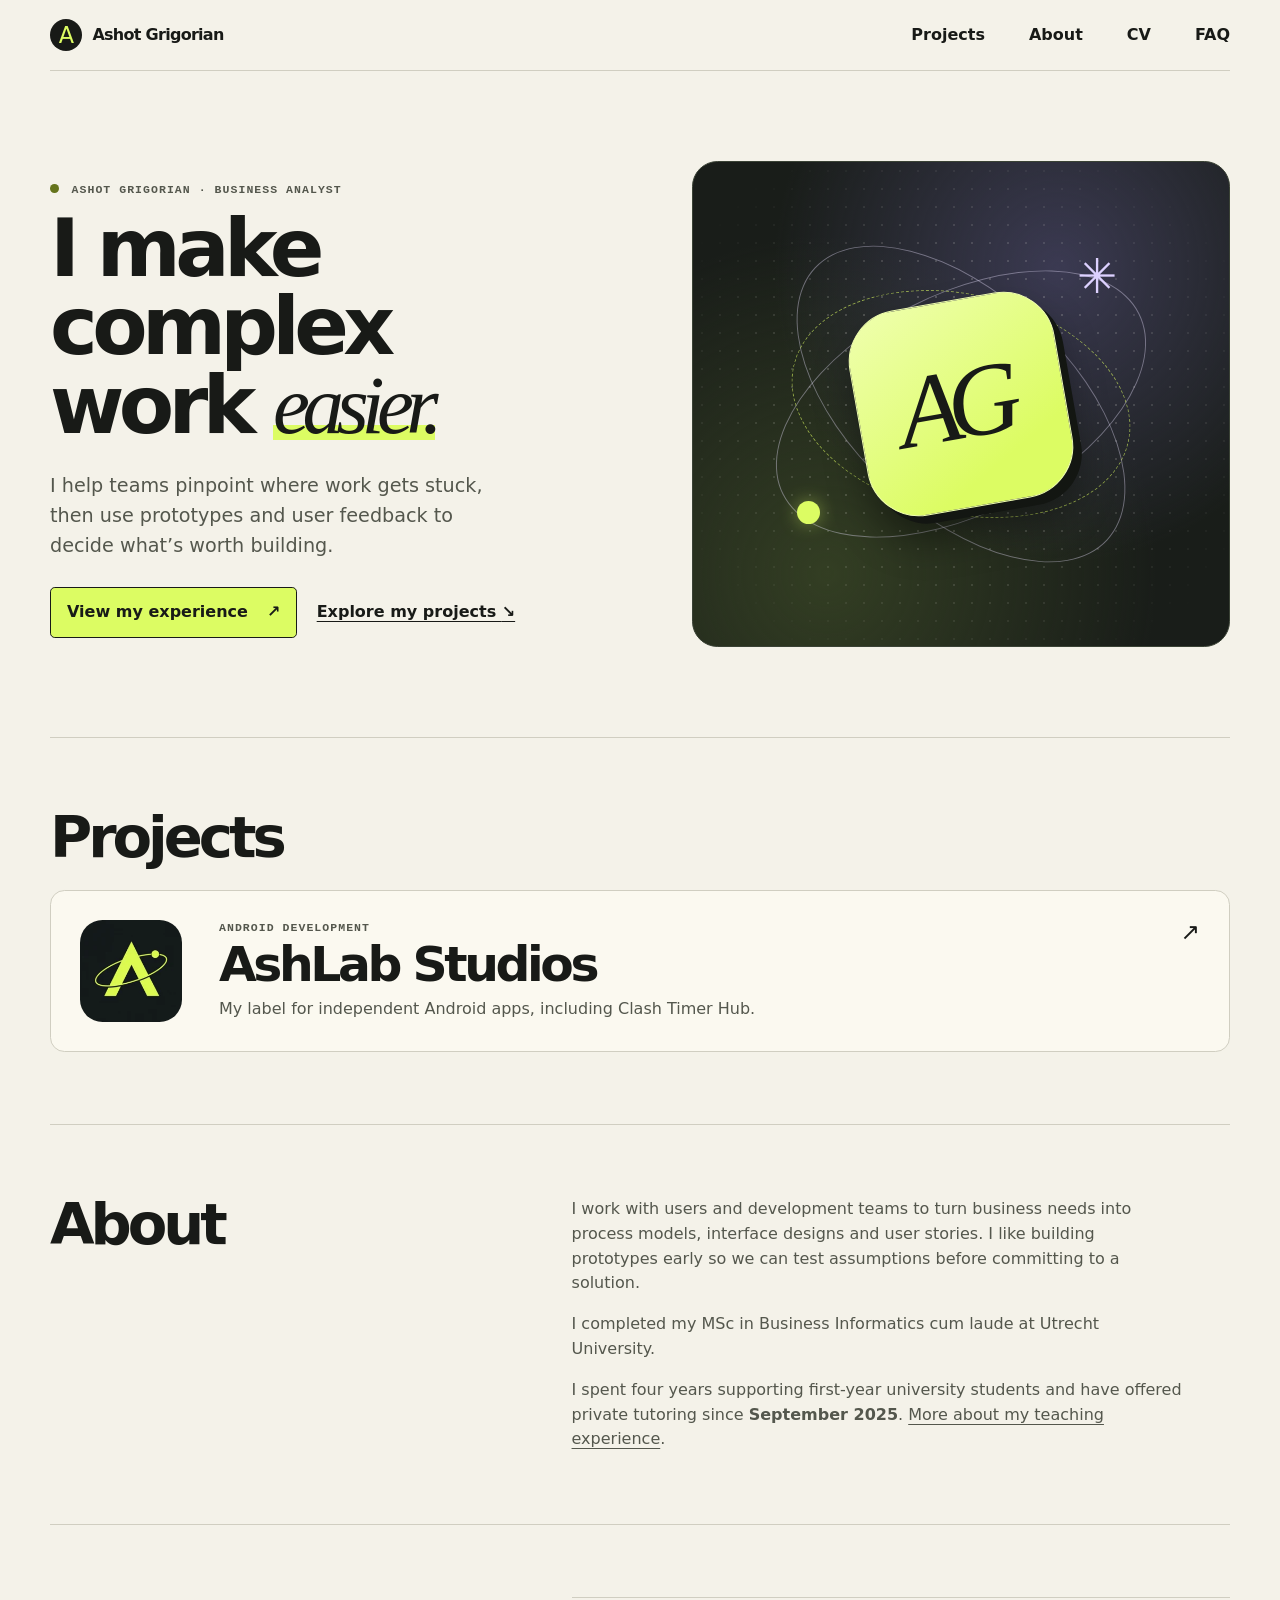
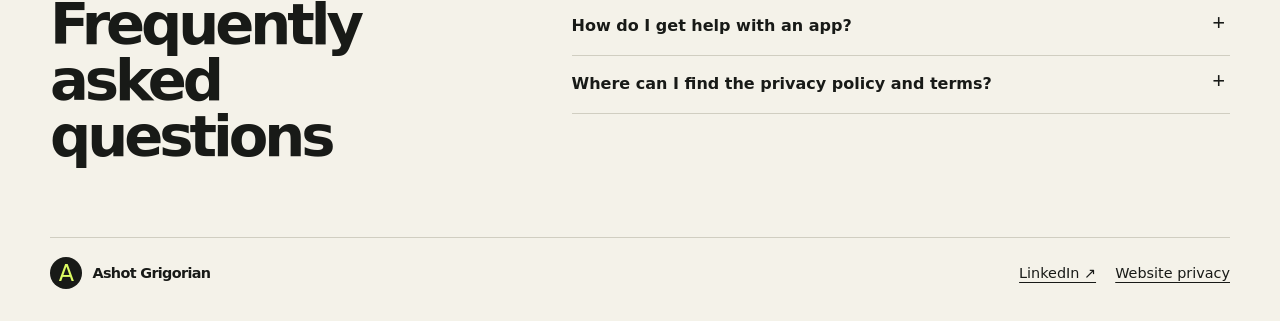
<file: index.html>
<!doctype html>
<html lang="en">
<head>
  <meta charset="utf-8">
  <meta name="viewport" content="width=device-width, initial-scale=1">
  <meta name="description" content="Ashot Grigorian is a business analyst who helps teams untangle workflows, test ideas with users and decide what to build.">
  <meta name="theme-color" content="#f4f2e9">
  <title>Ashot Grigorian · Portfolio</title>
  <link rel="stylesheet" href="assets/studio.css">
  <script src="assets/scroll.js" defer></script>
  <script src="assets/home.js" defer></script>
</head>
<body>
  <a class="skip" href="#main-content">Skip to content</a>
  <header class="shell topbar">
    <a class="wordmark" href="./" aria-label="Ashot Grigorian, home"><span class="mark" aria-hidden="true">A</span> Ashot Grigorian</a>
    <nav class="nav" aria-label="Main navigation">
      <a href="#work">Projects</a>
      <a href="#about">About</a>
      <a href="cv/">CV</a>
      <a href="#faq">FAQ</a>
    </nav>
  </header>

  <main id="main-content" class="shell">
    <section class="hero home-hero" aria-labelledby="hero-title">
      <div class="hero-copy">
        <p class="eyebrow"><span class="dot" aria-hidden="true"></span> Ashot Grigorian · Business analyst</p>
        <h1 id="hero-title">I make complex work <em>easier.</em></h1>
        <p class="lede">I help teams pinpoint where work gets stuck, then use prototypes and user feedback to decide what’s worth building.</p>
        <div class="hero-actions">
          <a class="button" href="cv/">View my experience <span aria-hidden="true">↗</span></a>
          <a class="text-action" href="#work">Explore my projects <span aria-hidden="true">↘</span></a>
        </div>
      </div>
      <div class="hero-art" data-hero-art aria-hidden="true">
        <div class="hero-art-scene">
          <span class="hero-orbit hero-orbit-wide"></span>
          <span class="hero-orbit hero-orbit-tall"></span>
          <span class="hero-orbit hero-orbit-dashed"></span>
          <span class="hero-art-spark">✳</span>
          <span class="hero-art-satellite"></span>
          <div class="hero-monogram"><span>AG</span></div>
        </div>
      </div>
    </section>

    <section id="work" class="section" aria-labelledby="work-title">
      <div class="section-heading">
        <h2 id="work-title">Projects</h2>
      </div>
      <div class="project-list">
        <a id="apps" class="project" href="work/ashlab-studios/">
          <img class="project-icon" src="assets/ashlab-orbit-icon.webp" width="192" height="192" alt="">
          <div class="project-copy">
            <p class="eyebrow project-kicker">Android development</p>
            <h3>AshLab Studios</h3>
            <p>My label for independent Android apps, including Clash Timer Hub.</p>
          </div>
          <span class="project-arrow" aria-hidden="true">↗</span>
        </a>
      </div>
    </section>

    <section id="about" class="section faq" aria-labelledby="about-title">
      <h2 id="about-title">About</h2>
      <div class="about-copy">
        <p>I work with users and development teams to turn business needs into process models, interface designs and user stories. I like building prototypes early so we can test assumptions before committing to a solution.</p>
        <p>I completed my MSc in Business Informatics cum laude at Utrecht University.</p>
        <p>I spent four years supporting first-year university students and have offered private tutoring since <strong>September 2025</strong>. <a href="cv/#teaching">More about my teaching experience</a>.</p>
      </div>
    </section>

    <section id="faq" class="section faq" aria-labelledby="faq-title">
      <h2 id="faq-title">Frequently asked<br>questions</h2>
      <div class="questions">
        <details>
          <summary>How do I get help with an app?</summary>
          <p>Find my apps under <a href="work/ashlab-studios/#apps">AshLab Studios</a>. Each app has a dedicated page with guidance and support links.</p>
        </details>
        <details>
          <summary>Where can I find the privacy policy and terms?</summary>
          <p>Read the <a href="work/ashlab-studios/terms.html">AshLab Studios Terms of Use</a> and find the app’s privacy policy on its project page. The <a href="privacy.html">website privacy notice</a> covers this portfolio.</p>
        </details>
      </div>
    </section>
  </main>
  <footer class="shell footer">
    <a class="wordmark" href="./"><span class="mark" aria-hidden="true">A</span> Ashot Grigorian</a>
    <div class="footer-links">
      <a href="https://www.linkedin.com/in/ashot-grigorian/">LinkedIn <span aria-hidden="true">↗</span></a>
      <a href="privacy.html">Website privacy</a>
    </div>
  </footer>
</body>
</html>
</file>
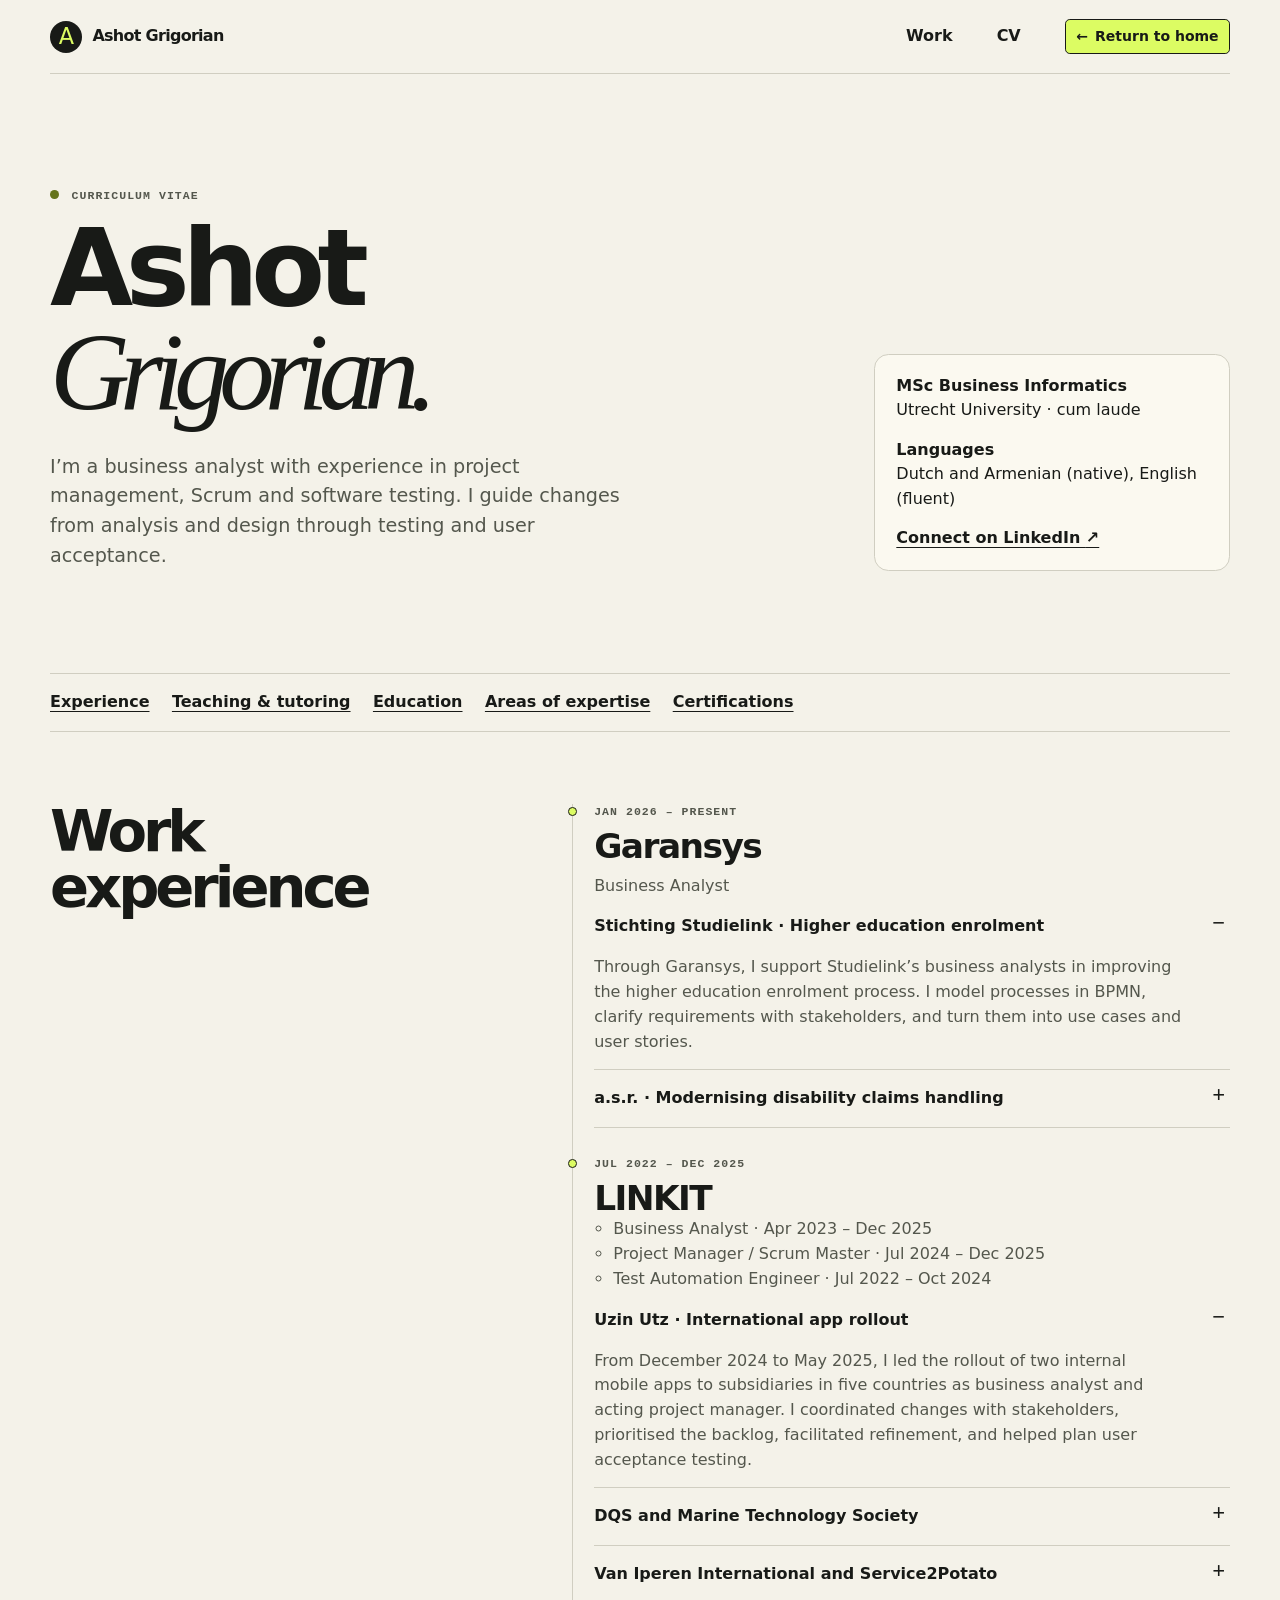
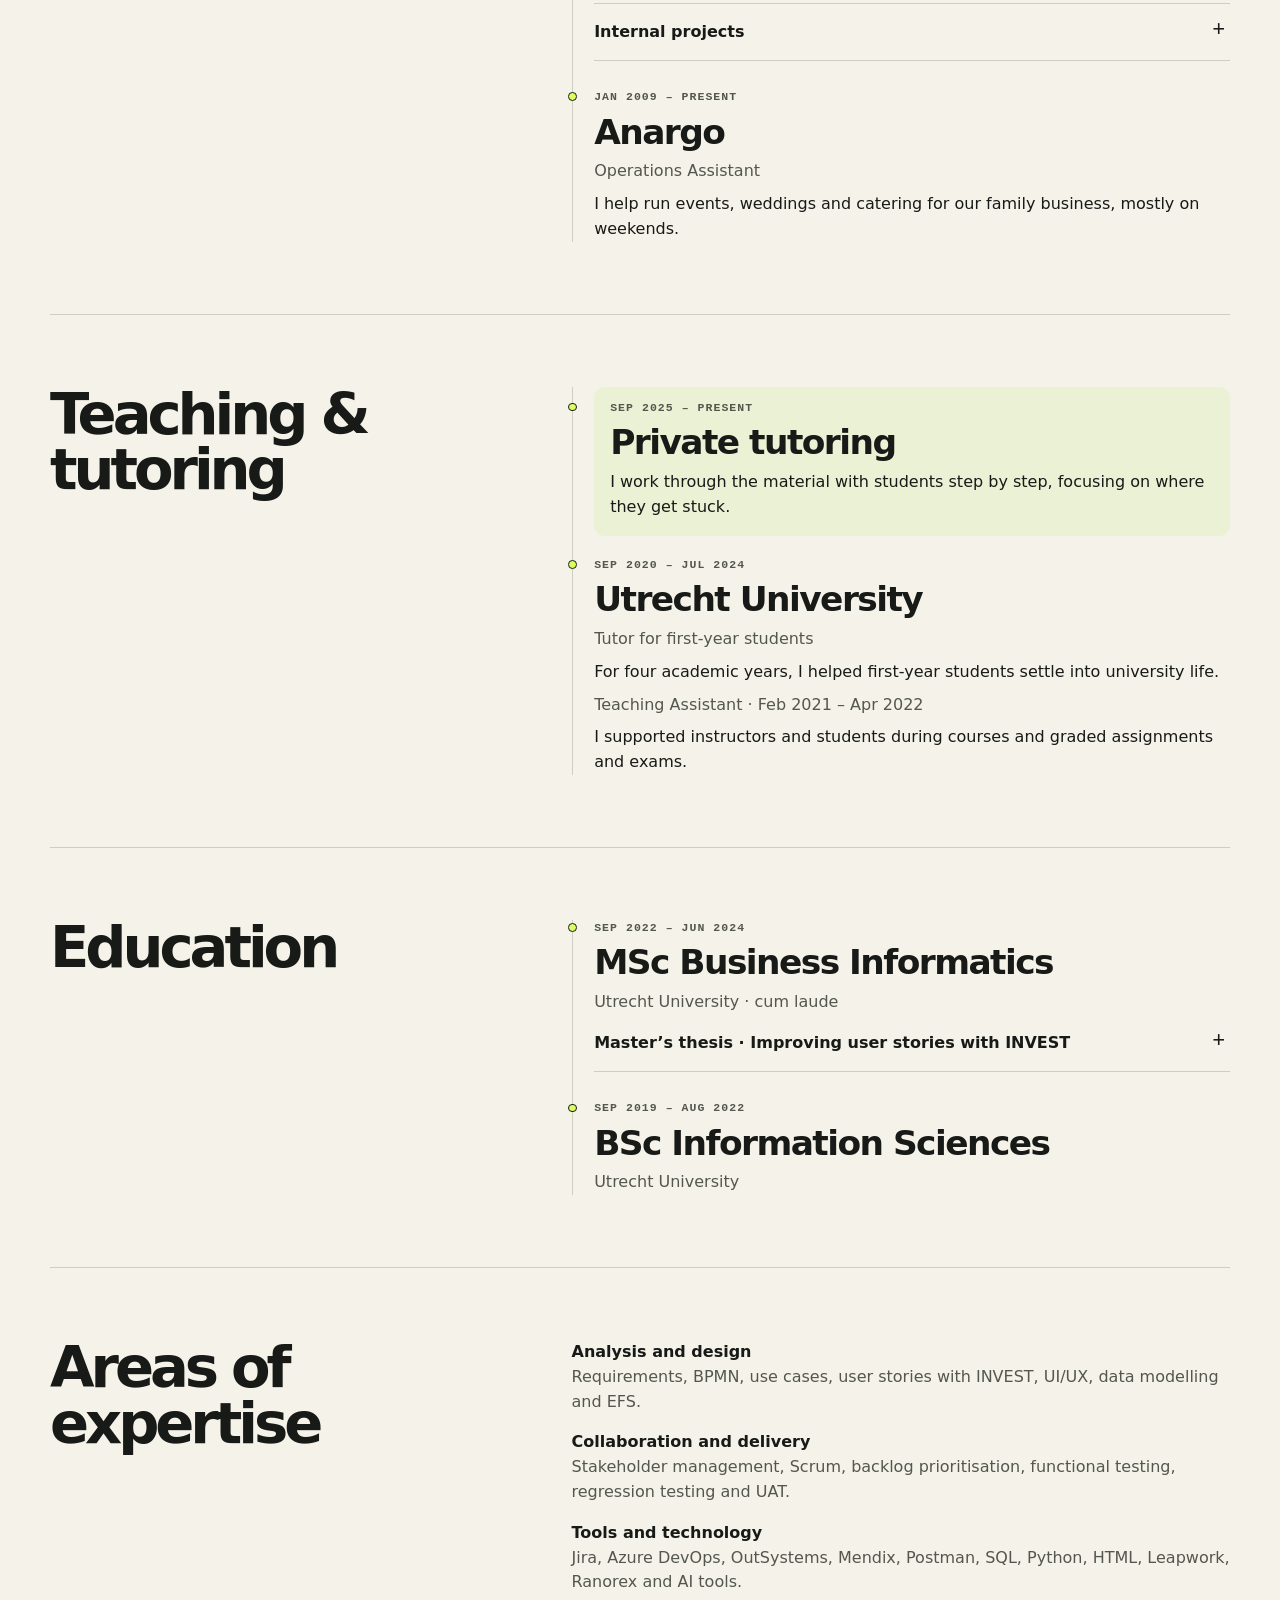
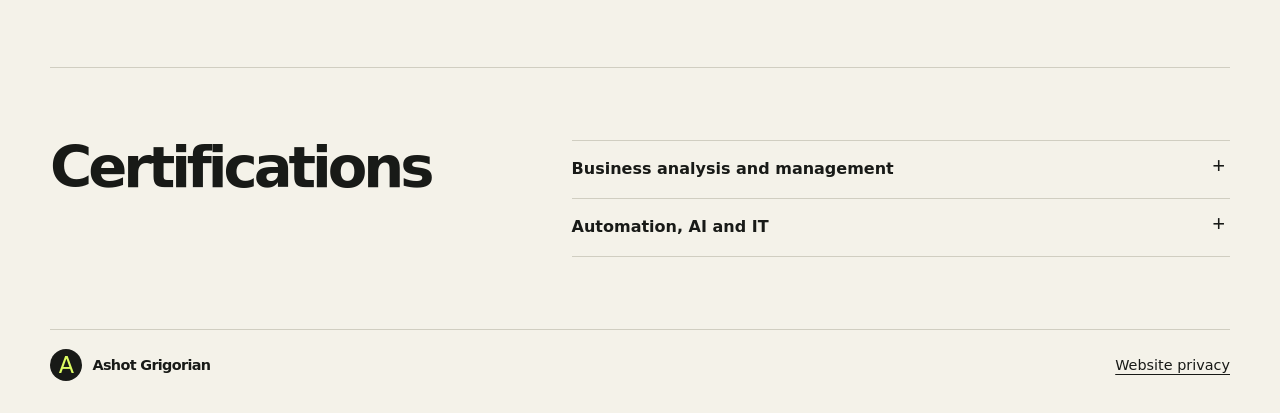
<file: cv/index.html>
<!doctype html>
<html lang="en">
<head>
  <meta charset="utf-8">
  <meta name="viewport" content="width=device-width, initial-scale=1">
  <meta name="description" content="Ashot Grigorian’s CV, covering business analysis, project management, software testing and tutoring.">
  <meta name="theme-color" content="#f4f2e9">
  <title>CV · Ashot Grigorian</title>
  <link rel="stylesheet" href="../assets/studio.css">
  <script src="../assets/scroll.js" defer></script>
</head>
<body>
  <a class="skip" href="#main-content">Skip to content</a>
  <header class="shell topbar">
    <a class="wordmark" href="../"><span class="mark" aria-hidden="true">A</span> Ashot Grigorian</a>
    <nav class="nav" aria-label="Main navigation">
      <a href="../#work">Work</a>
      <a href="./" aria-current="page">CV</a>
      <a class="home-link" href="../"><span aria-hidden="true">←</span> Return to home</a>
    </nav>
  </header>
  <main id="main-content" class="shell cv">
    <section class="subhero case-hero cv-hero" aria-labelledby="cv-title">
      <div>
        <p class="eyebrow"><span class="dot" aria-hidden="true"></span> Curriculum vitae</p>
        <h1 id="cv-title">Ashot<br><em>Grigorian.</em></h1>
        <p class="lede">I’m a business analyst with experience in project management, Scrum and software testing. I guide changes from analysis and design through testing and user acceptance.</p>
      </div>
      <div class="cv-facts">
        <p><strong>MSc Business Informatics</strong><br>Utrecht University · cum laude</p>
        <p><strong>Languages</strong><br>Dutch and Armenian (native), English (fluent)</p>
        <a href="https://www.linkedin.com/in/ashot-grigorian/">Connect on LinkedIn <span aria-hidden="true">↗</span></a>
      </div>
    </section>

    <nav class="cv-nav section" aria-label="On this page">
      <a href="#experience">Experience</a>
      <a href="#teaching">Teaching &amp; tutoring</a>
      <a href="#education">Education</a>
      <a href="#skills">Areas of expertise</a>
      <a href="#certifications">Certifications</a>
    </nav>

    <section id="experience" class="section faq" aria-labelledby="experience-title">
      <h2 id="experience-title">Work experience</h2>
      <ol class="timeline">
        <li class="timeline-item">
          <p class="eyebrow">Jan 2026 – present</p>
          <h3>Garansys</h3>
          <p class="cv-role">Business Analyst</p>
          <details id="studielink" open>
            <summary>Stichting Studielink · Higher education enrolment</summary>
            <p>Through Garansys, I support Studielink’s business analysts in improving the higher education enrolment process. I model processes in BPMN, clarify requirements with stakeholders, and turn them into use cases and user stories.</p>
          </details>
          <details id="asr">
            <summary>a.s.r. · Modernising disability claims handling</summary>
            <p>From January to September 2026, I helped modernise an application for handling disability claims. I modelled processes in BPMN, wrote requirements and acceptance criteria, validated proposals with end users, and organised user acceptance testing. I used Easy Functional Sizing (EFS) to estimate the functional size of changes.</p>
          </details>
        </li>
        <li class="timeline-item">
          <p class="eyebrow">Jul 2022 – Dec 2025</p>
          <h3>LINKIT</h3>
          <ul class="cv-roles">
            <li>Business Analyst · Apr 2023 – Dec 2025</li>
            <li>Project Manager / Scrum Master · Jul 2024 – Dec 2025</li>
            <li>Test Automation Engineer · Jul 2022 – Oct 2024</li>
          </ul>
          <details id="uzin-utz" open>
            <summary>Uzin Utz · International app rollout</summary>
            <p>From December 2024 to May 2025, I led the rollout of two internal mobile apps to subsidiaries in five countries as business analyst and acting project manager. I coordinated changes with stakeholders, prioritised the backlog, facilitated refinement, and helped plan user acceptance testing.</p>
          </details>
          <details>
            <summary>DQS and Marine Technology Society</summary>
            <p>At DQS, I coordinated two development teams as they modernised an internal audit process in Mendix. I advised the Marine Technology Society on Scrum and project structure for the Ocean Enterprise Interchange.</p>
          </details>
          <details>
            <summary>Van Iperen International and Service2Potato</summary>
            <p>At Van Iperen International, I analysed and tested business rules and exceptions for a digital ordering process and contributed to the functional design of a sales application. At Service2Potato, I designed and tested bidding and payment workflows for a digital auction platform.</p>
          </details>
          <details>
            <summary>Internal projects</summary>
            <p>At LINKIT, I helped define responsibilities and measurable targets for the commercial action plan. I also explored how AI could support the internal tender process.</p>
          </details>
        </li>
        <li class="timeline-item">
          <p class="eyebrow">Jan 2009 – present</p>
          <h3>Anargo</h3>
          <p class="cv-role">Operations Assistant</p>
          <p>I help run events, weddings and catering for our family business, mostly on weekends.</p>
        </li>
      </ol>
    </section>

    <section id="teaching" class="section faq" aria-labelledby="teaching-title">
      <h2 id="teaching-title">Teaching &amp;<br>tutoring</h2>
      <ol class="timeline">
        <li class="timeline-item tutoring">
          <p class="eyebrow">Sep 2025 – present</p>
          <h3>Private tutoring</h3>
          <p>I work through the material with students step by step, focusing on where they get stuck.</p>
        </li>
        <li class="timeline-item">
          <p class="eyebrow">Sep 2020 – Jul 2024</p>
          <h3>Utrecht University</h3>
          <p class="cv-role">Tutor for first-year students</p>
          <p>For four academic years, I helped first-year students settle into university life.</p>
          <p class="cv-role">Teaching Assistant · Feb 2021 – Apr 2022</p>
          <p>I supported instructors and students during courses and graded assignments and exams.</p>
        </li>
      </ol>
    </section>

    <section id="education" class="section faq" aria-labelledby="education-title">
      <h2 id="education-title">Education</h2>
      <ol class="timeline">
        <li class="timeline-item">
          <p class="eyebrow">Sep 2022 – Jun 2024</p>
          <h3>MSc Business Informatics</h3>
          <p class="cv-role">Utrecht University · cum laude</p>
          <details id="thesis">
            <summary>Master’s thesis · Improving user stories with INVEST</summary>
            <p>I studied backlog refinement across five projects and ran workshops where teams rewrote user stories using the INVEST framework. The result was clearer, more testable backlog items and better-prepared sprint work.</p>
          </details>
        </li>
        <li class="timeline-item">
          <p class="eyebrow">Sep 2019 – Aug 2022</p>
          <h3>BSc Information Sciences</h3>
          <p class="cv-role">Utrecht University</p>
        </li>
      </ol>
    </section>

    <section id="skills" class="section faq" aria-labelledby="skills-title">
      <h2 id="skills-title">Areas of expertise</h2>
      <dl class="cv-skills">
        <div><dt>Analysis and design</dt><dd>Requirements, BPMN, use cases, user stories with INVEST, UI/UX, data modelling and EFS.</dd></div>
        <div><dt>Collaboration and delivery</dt><dd>Stakeholder management, Scrum, backlog prioritisation, functional testing, regression testing and UAT.</dd></div>
        <div><dt>Tools and technology</dt><dd>Jira, Azure DevOps, OutSystems, Mendix, Postman, SQL, Python, HTML, Leapwork, Ranorex and AI tools.</dd></div>
      </dl>
    </section>

    <section id="certifications" class="section faq" aria-labelledby="certifications-title">
      <h2 id="certifications-title">Certifications</h2>
      <div class="questions">
        <details>
          <summary>Business analysis and management</summary>
          <ul class="cv-certs">
            <li>Business Analysis &amp; Process Management · Coursera, Mar 2024</li>
            <li>Business Analysis Basics · Simplilearn, Oct 2025</li>
            <li>Process Management, Project Management and Product Management · Great Learning, 2024–2025</li>
            <li>Introduction to PMI-ACP · Simplilearn, Nov 2025</li>
          </ul>
        </details>
        <details>
          <summary>Automation, AI and IT</summary>
          <ul class="cv-certs">
            <li>RPA Manager · Nintex, Oct 2025, valid until Oct 2027</li>
            <li>Automation Specialist I and Process Editor · Nintex, Sep 2025, valid until Sep 2027</li>
            <li>Leapwork Automation for Web Applications · Leapwork, Jul 2025</li>
            <li>AI for Business Applications · Saylor Academy, Aug 2025</li>
            <li>Management Information Systems, Strategic Information Technology and Information Security · Saylor Academy, Nov 2025</li>
            <li>Jira Fundamentals Badge · Atlassian, Feb 2023</li>
          </ul>
        </details>
      </div>
    </section>
  </main>
  <footer class="shell footer">
    <a class="wordmark" href="../"><span class="mark" aria-hidden="true">A</span> Ashot Grigorian</a>
    <a href="../privacy.html">Website privacy</a>
  </footer>
</body>
</html>
</file>
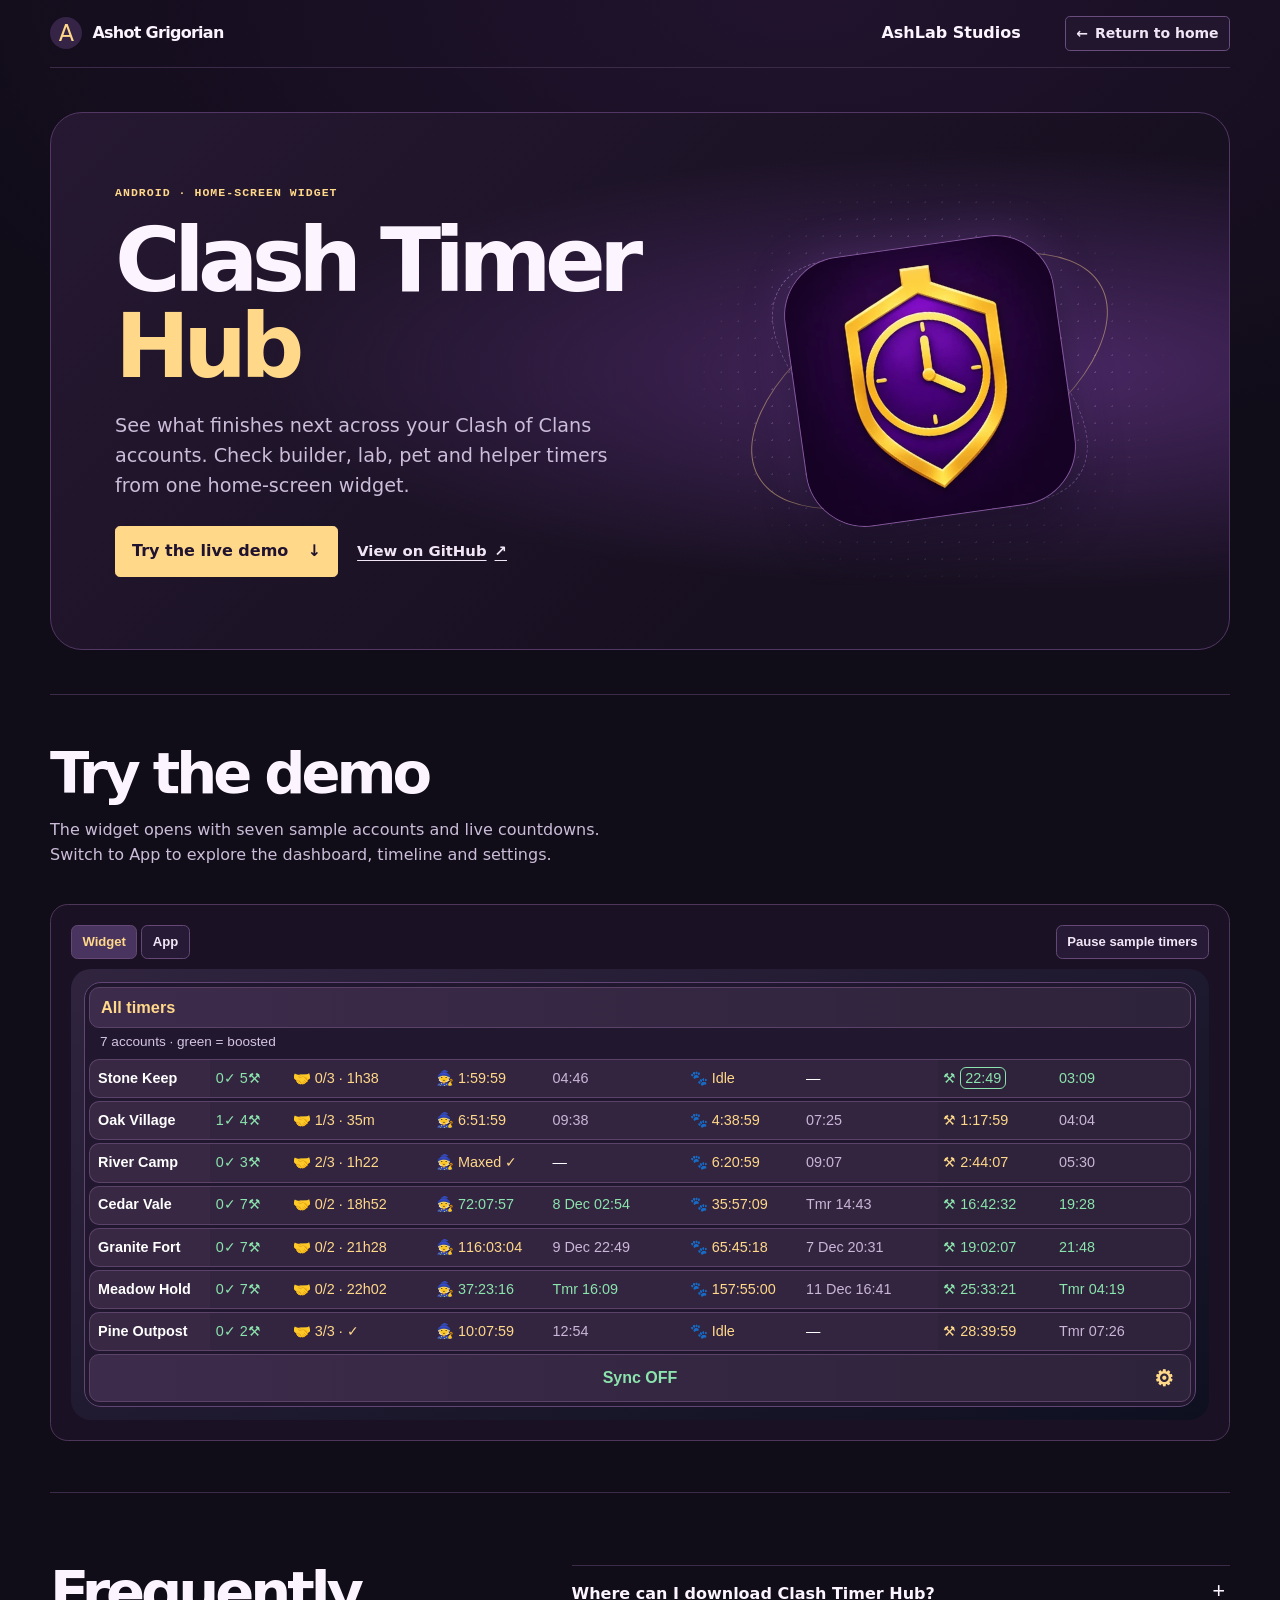
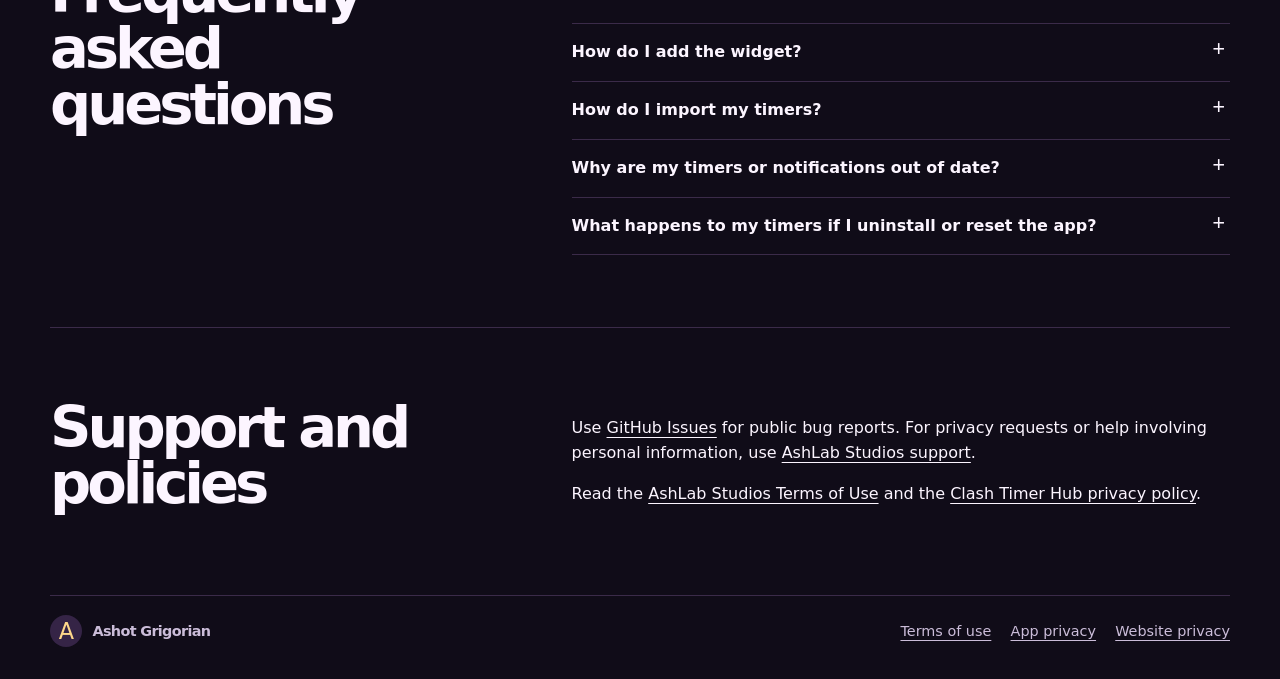
<file: apps/clash-timer-hub/index.html>
<!doctype html>
<html lang="en">
<head>
  <meta charset="utf-8">
  <meta name="viewport" content="width=device-width, initial-scale=1">
  <meta name="description" content="Track Clash of Clans upgrade timers across multiple accounts with Clash Timer Hub. Explore the widget, FAQ and project details.">
  <title>Clash Timer Hub · AshLab Studios</title>
  <link rel="stylesheet" href="../../assets/studio.css">
  <link rel="stylesheet" href="../../assets/clash-demo.css?v=product-hero-1">
  <script src="../../assets/scroll.js" defer></script>
  <script src="../../assets/home.js" defer></script>
  <script src="../../assets/clash-demo.js?v=all-timers-1" defer></script>
</head>
<body class="cth-product">
  <a class="skip" href="#main-content">Skip to content</a>
  <header class="shell topbar">
    <a class="wordmark" href="../../"><span class="mark" aria-hidden="true">A</span> Ashot Grigorian</a>
    <nav class="nav" aria-label="Main navigation">
      <a href="../../work/ashlab-studios/">AshLab Studios</a>
      <a class="home-link" href="../../"><span aria-hidden="true">←</span> Return to home</a>
    </nav>
  </header>
  <main id="main-content" class="shell">
    <section class="cth-product-hero" aria-labelledby="cth-title">
      <div class="cth-product-copy">
        <p class="eyebrow">Android · Home-screen widget</p>
        <h1 id="cth-title">Clash Timer <span>Hub</span></h1>
        <p class="lede">See what finishes next across your Clash of Clans accounts. Check builder, lab, pet and helper timers from one home-screen widget.</p>
        <div class="hero-actions">
          <a class="button cth-primary" href="#demo">Try the live demo <span aria-hidden="true">↓</span></a>
          <a class="cth-secondary" href="https://github.com/ashot978/ClashTimerHub">View on GitHub <span aria-hidden="true">↗</span></a>
        </div>
      </div>
      <div class="cth-emblem-stage" data-hero-art aria-hidden="true">
        <div class="cth-emblem-scene">
          <span class="cth-orbit cth-orbit-outer"></span>
          <span class="cth-orbit cth-orbit-inner"></span>
          <img class="cth-emblem" src="../../assets/clash-timer-hub-shield.webp" width="384" height="384" alt="" fetchpriority="high">
        </div>
      </div>
    </section>
    <section id="demo" class="section demo-section cth-demo-section" aria-labelledby="demo-title">
      <div>
        <h2 id="demo-title">Try the demo</h2>
        <p>The widget opens with seven sample accounts and live countdowns. Switch to App to explore the dashboard, timeline and settings.</p>
      </div>
      <div class="demo cth-demo" data-clash-demo aria-label="Interactive demo of Clash Timer Hub">
        <div class="cth-preview-controls" hidden>
          <div role="group" aria-label="Preview type">
            <button type="button" data-preview aria-controls="cth-widget" aria-pressed="true">Widget</button>
            <button type="button" data-preview aria-controls="cth-app" aria-pressed="false">App</button>
          </div>
          <button type="button" data-pause>Pause sample timers</button>
        </div>

        <section id="cth-widget" class="cth-widget-preview" aria-labelledby="cth-widget-title">
          <div class="cth-widget">
            <h3 id="cth-widget-title" class="cth-widget-title">All timers</h3>
            <p id="cth-widget-note" class="cth-widget-note">7 accounts · green = boosted</p>
            <div class="cth-widget-scroll" role="region" aria-label="Account timers" tabindex="0">
              <table class="cth-widget-table" aria-describedby="cth-widget-note">
                <colgroup>
                  <col class="cth-widget-col-name">
                  <col class="cth-widget-col-builders">
                  <col class="cth-widget-col-helpers">
                  <col span="3" class="cth-widget-col-upgrade">
                </colgroup>
                <thead class="cth-sr-only">
                  <tr><th scope="col">Account</th><th scope="col">Builder status</th><th scope="col">Helpers</th><th scope="col">Lab, finish time</th><th scope="col">Pet, finish time</th><th scope="col">Next builder, finish time</th></tr>
                </thead>
                <tbody>
                  <tr>
                    <th scope="row">Stone Keep</th>
                    <td class="cth-widget-builders"><span class="cth-sr-only">0 ready, 5 active builders</span><span aria-hidden="true">0✓ 5⚒</span></td>
                    <td class="cth-widget-helpers"><span aria-hidden="true">🤝</span> <span aria-label="0 of 3 helpers ready">0/3</span> · <time data-timer="5880" data-timer-format="helper" datetime="PT5880S">1h38</time></td>
                    <td class="cth-widget-upgrade"><span class="cth-widget-clock"><span aria-hidden="true">🧙</span> <time data-timer="7200" data-timer-format="widget" datetime="PT7200S">2:00:00</time></span><span class="cth-widget-finish" data-finish="7200" data-finish-format="widget">—</span></td>
                    <td class="cth-widget-upgrade"><span class="cth-widget-clock"><span aria-hidden="true">🐾</span> Idle</span><span aria-hidden="true">—</span></td>
                    <td class="cth-widget-upgrade is-boosted"><span class="cth-widget-clock is-next"><span aria-hidden="true">⚒</span> <span class="cth-sr-only">Boosted: </span><time data-timer="1370" data-timer-format="widget" datetime="PT1370S">22:50</time></span><span class="cth-widget-finish" data-finish="1370" data-finish-format="widget">—</span></td>
                  </tr>
                  <tr>
                    <th scope="row">Oak Village</th>
                    <td class="cth-widget-builders"><span class="cth-sr-only">1 ready, 4 active builders</span><span aria-hidden="true">1✓ 4⚒</span></td>
                    <td class="cth-widget-helpers"><span aria-hidden="true">🤝</span> <span aria-label="1 of 3 helpers ready">1/3</span> · <time data-timer="2100" data-timer-format="helper" datetime="PT2100S">35m</time></td>
                    <td class="cth-widget-upgrade"><span class="cth-widget-clock"><span aria-hidden="true">🧙</span> <time data-timer="24720" data-timer-format="widget" datetime="PT24720S">6:52:00</time></span><span class="cth-widget-finish" data-finish="24720" data-finish-format="widget">—</span></td>
                    <td class="cth-widget-upgrade"><span class="cth-widget-clock"><span aria-hidden="true">🐾</span> <time data-timer="16740" data-timer-format="widget" datetime="PT16740S">4:39:00</time></span><span class="cth-widget-finish" data-finish="16740" data-finish-format="widget">—</span></td>
                    <td class="cth-widget-upgrade"><span class="cth-widget-clock"><span aria-hidden="true">⚒</span> <time data-timer="4680" data-timer-format="widget" datetime="PT4680S">1:18:00</time></span><span class="cth-widget-finish" data-finish="4680" data-finish-format="widget">—</span></td>
                  </tr>
                  <tr>
                    <th scope="row">River Camp</th>
                    <td class="cth-widget-builders"><span class="cth-sr-only">0 ready, 3 active builders</span><span aria-hidden="true">0✓ 3⚒</span></td>
                    <td class="cth-widget-helpers"><span aria-hidden="true">🤝</span> <span aria-label="2 of 3 helpers ready">2/3</span> · <time data-timer="4920" data-timer-format="helper" datetime="PT4920S">1h22</time></td>
                    <td class="cth-widget-upgrade"><span class="cth-widget-clock"><span aria-hidden="true">🧙</span> Maxed ✓</span><span aria-hidden="true">—</span></td>
                    <td class="cth-widget-upgrade"><span class="cth-widget-clock"><span aria-hidden="true">🐾</span> <time data-timer="22860" data-timer-format="widget" datetime="PT22860S">6:21:00</time></span><span class="cth-widget-finish" data-finish="22860" data-finish-format="widget">—</span></td>
                    <td class="cth-widget-upgrade"><span class="cth-widget-clock"><span aria-hidden="true">⚒</span> <time data-timer="9848" data-timer-format="widget" datetime="PT9848S">2:44:08</time></span><span class="cth-widget-finish" data-finish="9848" data-finish-format="widget">—</span></td>
                  </tr>
                  <tr>
                    <th scope="row">Cedar Vale</th>
                    <td class="cth-widget-builders"><span class="cth-sr-only">0 ready, 7 active builders</span><span aria-hidden="true">0✓ 7⚒</span></td>
                    <td class="cth-widget-helpers"><span aria-hidden="true">🤝</span> <span aria-label="0 of 2 helpers ready">0/2</span> · <time data-timer="67920" data-timer-format="helper" datetime="PT67920S">18h52</time></td>
                    <td class="cth-widget-upgrade is-boosted"><span class="cth-widget-clock"><span aria-hidden="true">🧙</span> <span class="cth-sr-only">Boosted: </span><time data-timer="259678" data-timer-format="widget" datetime="PT259678S">72:07:58</time></span><span class="cth-widget-finish" data-finish="259678" data-finish-format="widget">—</span></td>
                    <td class="cth-widget-upgrade"><span class="cth-widget-clock"><span aria-hidden="true">🐾</span> <time data-timer="129430" data-timer-format="widget" datetime="PT129430S">35:57:10</time></span><span class="cth-widget-finish" data-finish="129430" data-finish-format="widget">—</span></td>
                    <td class="cth-widget-upgrade is-boosted"><span class="cth-widget-clock"><span aria-hidden="true">⚒</span> <span class="cth-sr-only">Boosted: </span><time data-timer="60153" data-timer-format="widget" datetime="PT60153S">16:42:33</time></span><span class="cth-widget-finish" data-finish="60153" data-finish-format="widget">—</span></td>
                  </tr>
                  <tr>
                    <th scope="row">Granite Fort</th>
                    <td class="cth-widget-builders"><span class="cth-sr-only">0 ready, 7 active builders</span><span aria-hidden="true">0✓ 7⚒</span></td>
                    <td class="cth-widget-helpers"><span aria-hidden="true">🤝</span> <span aria-label="0 of 2 helpers ready">0/2</span> · <time data-timer="77280" data-timer-format="helper" datetime="PT77280S">21h28</time></td>
                    <td class="cth-widget-upgrade"><span class="cth-widget-clock"><span aria-hidden="true">🧙</span> <time data-timer="417785" data-timer-format="widget" datetime="PT417785S">116:03:05</time></span><span class="cth-widget-finish" data-finish="417785" data-finish-format="widget">—</span></td>
                    <td class="cth-widget-upgrade"><span class="cth-widget-clock"><span aria-hidden="true">🐾</span> <time data-timer="236719" data-timer-format="widget" datetime="PT236719S">65:45:19</time></span><span class="cth-widget-finish" data-finish="236719" data-finish-format="widget">—</span></td>
                    <td class="cth-widget-upgrade is-boosted"><span class="cth-widget-clock"><span aria-hidden="true">⚒</span> <span class="cth-sr-only">Boosted: </span><time data-timer="68528" data-timer-format="widget" datetime="PT68528S">19:02:08</time></span><span class="cth-widget-finish" data-finish="68528" data-finish-format="widget">—</span></td>
                  </tr>
                  <tr>
                    <th scope="row">Meadow Hold</th>
                    <td class="cth-widget-builders"><span class="cth-sr-only">0 ready, 7 active builders</span><span aria-hidden="true">0✓ 7⚒</span></td>
                    <td class="cth-widget-helpers"><span aria-hidden="true">🤝</span> <span aria-label="0 of 2 helpers ready">0/2</span> · <time data-timer="79320" data-timer-format="helper" datetime="PT79320S">22h02</time></td>
                    <td class="cth-widget-upgrade is-boosted"><span class="cth-widget-clock"><span aria-hidden="true">🧙</span> <span class="cth-sr-only">Boosted: </span><time data-timer="134597" data-timer-format="widget" datetime="PT134597S">37:23:17</time></span><span class="cth-widget-finish" data-finish="134597" data-finish-format="widget">—</span></td>
                    <td class="cth-widget-upgrade"><span class="cth-widget-clock"><span aria-hidden="true">🐾</span> <time data-timer="568501" data-timer-format="widget" datetime="PT568501S">157:55:01</time></span><span class="cth-widget-finish" data-finish="568501" data-finish-format="widget">—</span></td>
                    <td class="cth-widget-upgrade is-boosted"><span class="cth-widget-clock"><span aria-hidden="true">⚒</span> <span class="cth-sr-only">Boosted: </span><time data-timer="92002" data-timer-format="widget" datetime="PT92002S">25:33:22</time></span><span class="cth-widget-finish" data-finish="92002" data-finish-format="widget">—</span></td>
                  </tr>
                  <tr>
                    <th scope="row">Pine Outpost</th>
                    <td class="cth-widget-builders"><span class="cth-sr-only">0 ready, 2 active builders</span><span aria-hidden="true">0✓ 2⚒</span></td>
                    <td class="cth-widget-helpers"><span aria-hidden="true">🤝</span> <span aria-label="3 of 3 helpers ready">3/3</span> · ✓</td>
                    <td class="cth-widget-upgrade"><span class="cth-widget-clock"><span aria-hidden="true">🧙</span> <time data-timer="36480" data-timer-format="widget" datetime="PT36480S">10:08:00</time></span><span class="cth-widget-finish" data-finish="36480" data-finish-format="widget">—</span></td>
                    <td class="cth-widget-upgrade"><span class="cth-widget-clock"><span aria-hidden="true">🐾</span> Idle</span><span aria-hidden="true">—</span></td>
                    <td class="cth-widget-upgrade"><span class="cth-widget-clock"><span aria-hidden="true">⚒</span> <time data-timer="103200" data-timer-format="widget" datetime="PT103200S">28:40:00</time></span><span class="cth-widget-finish" data-finish="103200" data-finish-format="widget">—</span></td>
                  </tr>
                </tbody>
              </table>
            </div>
            <p class="cth-widget-hint">Swipe to see all timers</p>
            <div class="cth-widget-footer"><span>Sync OFF</span><span aria-label="Widget settings">⚙</span></div>
          </div>
        </section>

        <div id="cth-app" class="cth-app" hidden>
          <div class="cth-system-bar" aria-hidden="true"></div>
          <div class="cth-navigation" data-navigation role="group" aria-label="App navigation">
            <button type="button" data-tab aria-controls="cth-overview" aria-pressed="true" disabled>Overview</button>
            <button type="button" data-tab aria-controls="cth-timeline" aria-pressed="false" disabled>Timeline</button>
            <button type="button" data-tab aria-controls="cth-settings" aria-pressed="false" disabled>Settings</button>
          </div>
          <div class="cth-screen" data-screen role="region" aria-label="App screen" tabindex="0">
            <div class="cth-masthead" data-masthead>
              <div><strong>⚔ CLASH TIMER HUB</strong><span class="cth-language" aria-label="English">🇬🇧 ▾</span></div>
              <small>COMMAND CENTER / V7</small>
            </div>

            <section id="cth-overview" aria-label="Overview">
              <div data-accounts>
                <h3 class="cth-section-label">⚔ ALL ACCOUNTS</h3>
                <div class="cth-metrics">
                  <span>4<br>ACCOUNTS</span>
                  <span>14<br>BUILDERS BUSY</span>
                  <span>1<br>READY</span>
                </div>
                <div class="cth-account-grid">
                  <button class="cth-account is-ready" type="button" data-account="oak" aria-controls="cth-account-oak" disabled>
                    <strong class="cth-account-name">⚔ Oak Village</strong>
                    <span class="cth-account-status">1 UPGRADES READY</span>
                    <span class="cth-account-timer"><time data-timer="4680" datetime="PT4680S">1h 18m</time></span>
                    <span class="cth-account-finish"><span data-finish="4680">Today</span></span>
                    <span class="cth-account-upgrade">⚒ Inferno Tower<br>⚒ 4 · 🧙 1 · 🐾 1</span>
                    <span class="cth-card-checked">Checked</span>
                  </button>
                  <button class="cth-account is-urgent" type="button" data-account="stone" aria-controls="cth-account-stone" disabled>
                    <strong class="cth-account-name">⚔ Stone Keep</strong>
                    <span class="cth-account-status"></span>
                    <span class="cth-account-timer"><time data-timer="1370" datetime="PT1370S">22m 50s</time></span>
                    <span class="cth-account-finish"><span data-finish="1370">Today</span></span>
                    <span class="cth-account-upgrade">⚒ X-Bow<br>⚒ 5 · 🧙 1 · 🐾 —</span>
                  </button>
                  <button class="cth-account is-active" type="button" data-account="river" aria-controls="cth-account-river" disabled>
                    <strong class="cth-account-name">⚔ River Camp</strong>
                    <span class="cth-account-status"></span>
                    <span class="cth-account-timer"><time data-timer="9848" datetime="PT9848S">2h 44m</time></span>
                    <span class="cth-account-finish"><span data-finish="9848">Today</span></span>
                    <span class="cth-account-upgrade">⚒ Barracks<br>⚒ 3 · 🧙 ✓ · 🐾 1</span>
                  </button>
                  <button class="cth-account is-active" type="button" data-account="pine" aria-controls="cth-account-pine" disabled>
                    <strong class="cth-account-name">⚔ Pine Outpost</strong>
                    <span class="cth-account-status"></span>
                    <span class="cth-account-timer"><time data-timer="103200" datetime="PT103200S">1d 4h 40m</time></span>
                    <span class="cth-account-finish"><span data-finish="103200">Tomorrow</span></span>
                    <span class="cth-account-upgrade">⚒ Army Camp<br>⚒ 2 · 🧙 1 · 🐾 —</span>
                  </button>
                </div>
              </div>
              <section id="cth-account-oak" class="cth-account-detail" aria-label="Oak Village" hidden>
                <button class="cth-plain-button cth-back" type="button" data-back>‹ Back to all accounts</button>
                <h3>⚔ Oak Village</h3>
                <p class="cth-ready">✓ 1 upgrade ready</p>
                <button class="cth-equipment" type="button" data-open-collections aria-controls="cth-collections">Equipment &amp; Collections</button>
                <h4>⚒ BUILDERS</h4>
                <ul class="cth-timeline-list">
                  <li class="cth-timeline-row">
                    <span>Inferno Tower</span>
                    <span><time data-timer="4680" datetime="PT4680S">1h 18m</time> · <span data-finish="4680">Today</span></span>
                  </li>
                </ul>
              </section>
              <section id="cth-account-stone" class="cth-account-detail" aria-label="Stone Keep" hidden>
                <button class="cth-plain-button cth-back" type="button" data-back>‹ Back to all accounts</button>
                <h3>⚔ Stone Keep</h3>
                
                <button class="cth-equipment" type="button" data-open-collections aria-controls="cth-collections">Equipment &amp; Collections</button>
                <h4>⚒ BUILDERS</h4>
                <ul class="cth-timeline-list">
                  <li class="cth-timeline-row">
                    <span>X-Bow</span>
                    <span><time data-timer="1370" datetime="PT1370S">22m 50s</time> · <span data-finish="1370">Today</span></span>
                  </li>
                </ul>
              </section>
              <section id="cth-account-river" class="cth-account-detail" aria-label="River Camp" hidden>
                <button class="cth-plain-button cth-back" type="button" data-back>‹ Back to all accounts</button>
                <h3>⚔ River Camp</h3>
                
                <button class="cth-equipment" type="button" data-open-collections aria-controls="cth-collections">Equipment &amp; Collections</button>
                <h4>⚒ BUILDERS</h4>
                <ul class="cth-timeline-list">
                  <li class="cth-timeline-row">
                    <span>Barracks</span>
                    <span><time data-timer="9848" datetime="PT9848S">2h 44m</time> · <span data-finish="9848">Today</span></span>
                  </li>
                </ul>
              </section>
              <section id="cth-account-pine" class="cth-account-detail" aria-label="Pine Outpost" hidden>
                <button class="cth-plain-button cth-back" type="button" data-back>‹ Back to all accounts</button>
                <h3>⚔ Pine Outpost</h3>
                
                <button class="cth-equipment" type="button" data-open-collections aria-controls="cth-collections">Equipment &amp; Collections</button>
                <h4>⚒ BUILDERS</h4>
                <ul class="cth-timeline-list">
                  <li class="cth-timeline-row">
                    <span>Army Camp</span>
                    <span><time data-timer="103200" datetime="PT103200S">1d 4h 40m</time> · <span data-finish="103200">Tomorrow</span></span>
                  </li>
                </ul>
              </section>
            </section>

            <section id="cth-timeline" aria-label="Timeline" hidden>
              <h3 class="cth-section-label">TIMELINE · ALL ACCOUNTS</h3>
              <div class="cth-filters" role="group" aria-label="Filter by upgrade type">
                <button type="button" data-filter="all" aria-pressed="true">All</button>
                <button type="button" data-filter="builders" aria-pressed="false">Builders</button>
                <button type="button" data-filter="laboratory" aria-pressed="false">Laboratory</button>
                <button type="button" data-filter="pets" aria-pressed="false">Pets</button>
              </div>
              <ul class="cth-timeline-list">
                  <li class="cth-timeline-row" data-category="builders">
                    <span>Stone Keep · X-Bow</span>
                    <span><time data-timer="1370" datetime="PT1370S">22m 50s</time> · <span data-finish="1370">Today</span></span>
                  </li>
                  <li class="cth-timeline-row" data-category="builders">
                    <span>Oak Village · Inferno Tower</span>
                    <span><time data-timer="4680" datetime="PT4680S">1h 18m</time> · <span data-finish="4680">Today</span></span>
                  </li>
                  <li class="cth-timeline-row" data-category="laboratory">
                    <span>Stone Keep · Archer</span>
                    <span><time data-timer="7200" datetime="PT7200S">2h</time> · <span data-finish="7200">Today</span></span>
                  </li>
                  <li class="cth-timeline-row" data-category="builders">
                    <span>River Camp · Barracks</span>
                    <span><time data-timer="9848" datetime="PT9848S">2h 44m</time> · <span data-finish="9848">Today</span></span>
                  </li>
                  <li class="cth-timeline-row" data-category="pets">
                    <span>Oak Village · Unicorn</span>
                    <span><time data-timer="16740" datetime="PT16740S">4h 39m</time> · <span data-finish="16740">Today</span></span>
                  </li>
                  <li class="cth-timeline-row" data-category="pets">
                    <span>River Camp · Electro Owl</span>
                    <span><time data-timer="22860" datetime="PT22860S">6h 21m</time> · <span data-finish="22860">Today</span></span>
                  </li>
                  <li class="cth-timeline-row" data-category="laboratory">
                    <span>Oak Village · Wizard</span>
                    <span><time data-timer="24720" datetime="PT24720S">6h 52m</time> · <span data-finish="24720">Today</span></span>
                  </li>
                  <li class="cth-timeline-row" data-category="laboratory">
                    <span>Pine Outpost · Giant</span>
                    <span><time data-timer="36480" datetime="PT36480S">10h 8m</time> · <span data-finish="36480">Today</span></span>
                  </li>
                  <li class="cth-timeline-row" data-category="builders">
                    <span>Pine Outpost · Army Camp</span>
                    <span><time data-timer="103200" datetime="PT103200S">1d 4h 40m</time> · <span data-finish="103200">Tomorrow</span></span>
                  </li>
              </ul>
            </section>

            <section id="cth-settings" aria-label="Settings" hidden>
                <section class="cth-settings-group">
                  <h4>🌐 LANGUAGE</h4>
                  <ul>
                  <li><span aria-hidden="true">🇬🇧</span><span><strong>Language</strong><small>🇬🇧 English</small></span><span aria-hidden="true">›</span></li>
                  </ul>
                </section>
                <section class="cth-settings-group">
                  <h4>↻ SYNC</h4>
                  <ul>
                  <li><span aria-hidden="true">⚔</span><span><strong>Floating Sync button</strong><small>Off · tap to enable</small></span><span aria-hidden="true">›</span></li>
                  <li><span aria-hidden="true">▤</span><span><strong>Sync from clipboard</strong><small>Import a copied Clash export</small></span><span aria-hidden="true">›</span></li>
                  </ul>
                </section>
                <section class="cth-settings-group">
                  <h4>♧ NOTIFICATIONS</h4>
                  <ul>
                  <li><span aria-hidden="true">♧</span><span><strong>Set up notifications</strong><small>Completion notifications and warnings</small></span><span aria-hidden="true">›</span></li>
                  <li><span aria-hidden="true">✓</span><span><strong>Check permissions</strong><small>Notifications, floating button, alarms and app updates</small></span><span aria-hidden="true">›</span></li>
                  <li><span aria-hidden="true">✓</span><span><strong>Test notification</strong><small>Check whether notifications arrive</small></span><span aria-hidden="true">›</span></li>
                  <li><span aria-hidden="true">◷</span><span><strong>Alarm test in 1 minute</strong><small>Check whether Android triggers an alarm</small></span><span aria-hidden="true">›</span></li>
                  </ul>
                </section>
                <section class="cth-settings-group">
                  <h4>▦ HOME SCREEN WIDGET</h4>
                  <ul>
                  <li><span aria-hidden="true">⚙</span><span><strong>Configure widget</strong><small>All Timers, mini account, account or Sync</small></span><span aria-hidden="true">›</span></li>
                  </ul>
                </section>
                <section class="cth-settings-group">
                  <h4>♙ ACCOUNTS</h4>
                  <ul>
                  <li><span aria-hidden="true">✎</span><span><strong>Rename accounts</strong><small>Change the name without changing the player tag</small></span><span aria-hidden="true">›</span></li>
                  </ul>
                </section>
                <section class="cth-settings-group">
                  <h4>↓ APP UPDATES</h4>
                  <ul>
                  <li><span aria-hidden="true">↻</span><span><strong>Check for updates</strong><small>Compare with the latest published APK</small></span><span aria-hidden="true">›</span></li>
                  <li><span aria-hidden="true">↓</span><span><strong>View GitHub builds</strong><small>Open builds in your browser</small></span><span aria-hidden="true">›</span></li>
                  </ul>
                </section>
                <section class="cth-settings-group">
                  <h4>▣ BACKUP</h4>
                  <ul>
                  <li><span aria-hidden="true">▣</span><span><strong>Copy backup</strong><small>Accounts, timers, language, notifications and widget settings</small></span><span aria-hidden="true">›</span></li>
                  <li><span aria-hidden="true">↶</span><span><strong>Restore backup</strong><small>Restore timers and saved preferences</small></span><span aria-hidden="true">›</span></li>
                  </ul>
                </section>
            </section>
            <section id="cth-collections" class="cth-collections" aria-label="Equipment and collections" hidden>
              <button class="cth-plain-button cth-back" type="button" data-close-collections>‹ Back to account</button>
              <h3 data-collection-account></h3>
              <p>Equipment and collectibles from your Clash export</p>
              <p class="cth-ready">Last collection export: sample export</p>
              <div class="cth-collection-tabs" role="group" aria-label="Collection type">
                <button type="button" data-collection-tab aria-controls="cth-collection-equipment" aria-pressed="true">Equipment</button>
                <button type="button" data-collection-tab aria-controls="cth-collection-decorations" aria-pressed="false">Decorations</button>
                <button type="button" data-collection-tab aria-controls="cth-collection-obstacles" aria-pressed="false">Obstacles</button>
                <button type="button" data-collection-tab aria-controls="cth-collection-skins" aria-pressed="false">Skins</button>
                <button type="button" data-collection-tab aria-controls="cth-collection-sceneries" aria-pressed="false">Sceneries</button>
              </div>
              <div id="cth-collection-equipment">
                <h4>HERO EQUIPMENT</h4>
                <p>2 item types found</p>
                <div class="cth-collection-item"><strong>Barbarian Puppet</strong><small>Level 12/18 · Common · Barbarian King</small></div>
                <div class="cth-collection-item"><strong>Invisibility Vial</strong><small>Level 15/18 · Common · Archer Queen</small></div>
              </div>
              <div id="cth-collection-decorations" hidden>
                <h4>HOME VILLAGE</h4>
                <p>Not included in this export.</p>
                <h4>BUILDER BASE</h4>
                <p>Not included in this export.</p>
              </div>
              <div id="cth-collection-obstacles" hidden>
                <h4>HOME VILLAGE</h4>
                <p>Not included in this export.</p>
                <h4>BUILDER BASE</h4>
                <p>Not included in this export.</p>
              </div>
              <div id="cth-collection-skins" hidden>
                <h4>HOME VILLAGE</h4>
                <p>Not included in this export.</p>
                <h4>BUILDER BASE</h4>
                <p>Not included in this export.</p>
              </div>
              <div id="cth-collection-sceneries" hidden>
                <h4>HOME VILLAGE</h4>
                <p>Not included in this export.</p>
                <h4>BUILDER BASE</h4>
                <p>Not included in this export.</p>
              </div>
              <p class="cth-collection-note">An item missing from the export is not necessarily unowned. Ore estimates may change with game updates.</p>
            </section>
          </div>
          <div class="cth-system-bar" aria-hidden="true"></div>
        </div>

      </div>
    </section>
    <section class="section faq" aria-labelledby="app-faq">
      <h2 id="app-faq">Frequently asked questions</h2>
      <div class="questions">
        <details>
          <summary>Where can I download Clash Timer Hub?</summary>
          <p>The Android preview builds and release notes are on <a href="https://github.com/ashot978/ClashTimerHub/releases">GitHub Releases</a>. Save a backup if you want to keep your timers and settings before reinstalling or resetting the app.</p>
        </details>
        <details>
          <summary>How do I add the widget?</summary>
          <p>Press and hold an empty area on your Android home screen, open the Widgets menu and choose Clash Timer Hub. Resize the widget to show more accounts.</p>
        </details>
        <details>
          <summary>How do I import my timers?</summary>
          <p>In Clash of Clans, open Settings → Data Export → Copy. Use the floating Sync button or open Clash Timer Hub’s settings and choose Sync from clipboard.</p>
        </details>
        <details>
          <summary>Why are my timers or notifications out of date?</summary>
          <p>Import a fresh Clash export to refresh your timers. If notifications still arrive late, check Android’s notification and exact alarm permissions and the device’s battery settings. You can test notifications and alarms from the app’s settings.</p>
        </details>
        <details>
          <summary>What happens to my timers if I uninstall or reset the app?</summary>
          <p>Clearing app storage removes local data. Export a backup first if you want to restore it later. See <a href="privacy.html">the app’s privacy policy</a> for how to remove local data and backups separately.</p>
        </details>
      </div>
    </section>
    <section class="section faq" aria-labelledby="support">
      <h2 id="support">Support and policies</h2>
      <div>
        <p>Use <a href="https://github.com/ashot978/ClashTimerHub/issues">GitHub Issues</a> for public bug reports. For privacy requests or help involving personal information, use <a href="../../work/ashlab-studios/#support">AshLab Studios support</a>.</p>
        <p>Read the <a href="../../work/ashlab-studios/terms.html">AshLab Studios Terms of Use</a> and the <a href="privacy.html">Clash Timer Hub privacy policy</a>.</p>
      </div>
    </section>
  </main>
  <footer class="shell footer">
    <a class="wordmark" href="../../"><span class="mark" aria-hidden="true">A</span> Ashot Grigorian</a>
    <div class="footer-links">
      <a href="../../work/ashlab-studios/terms.html">Terms of use</a>
      <a href="privacy.html">App privacy</a>
      <a href="../../privacy.html">Website privacy</a>
    </div>
  </footer>
</body>
</html>
</file>
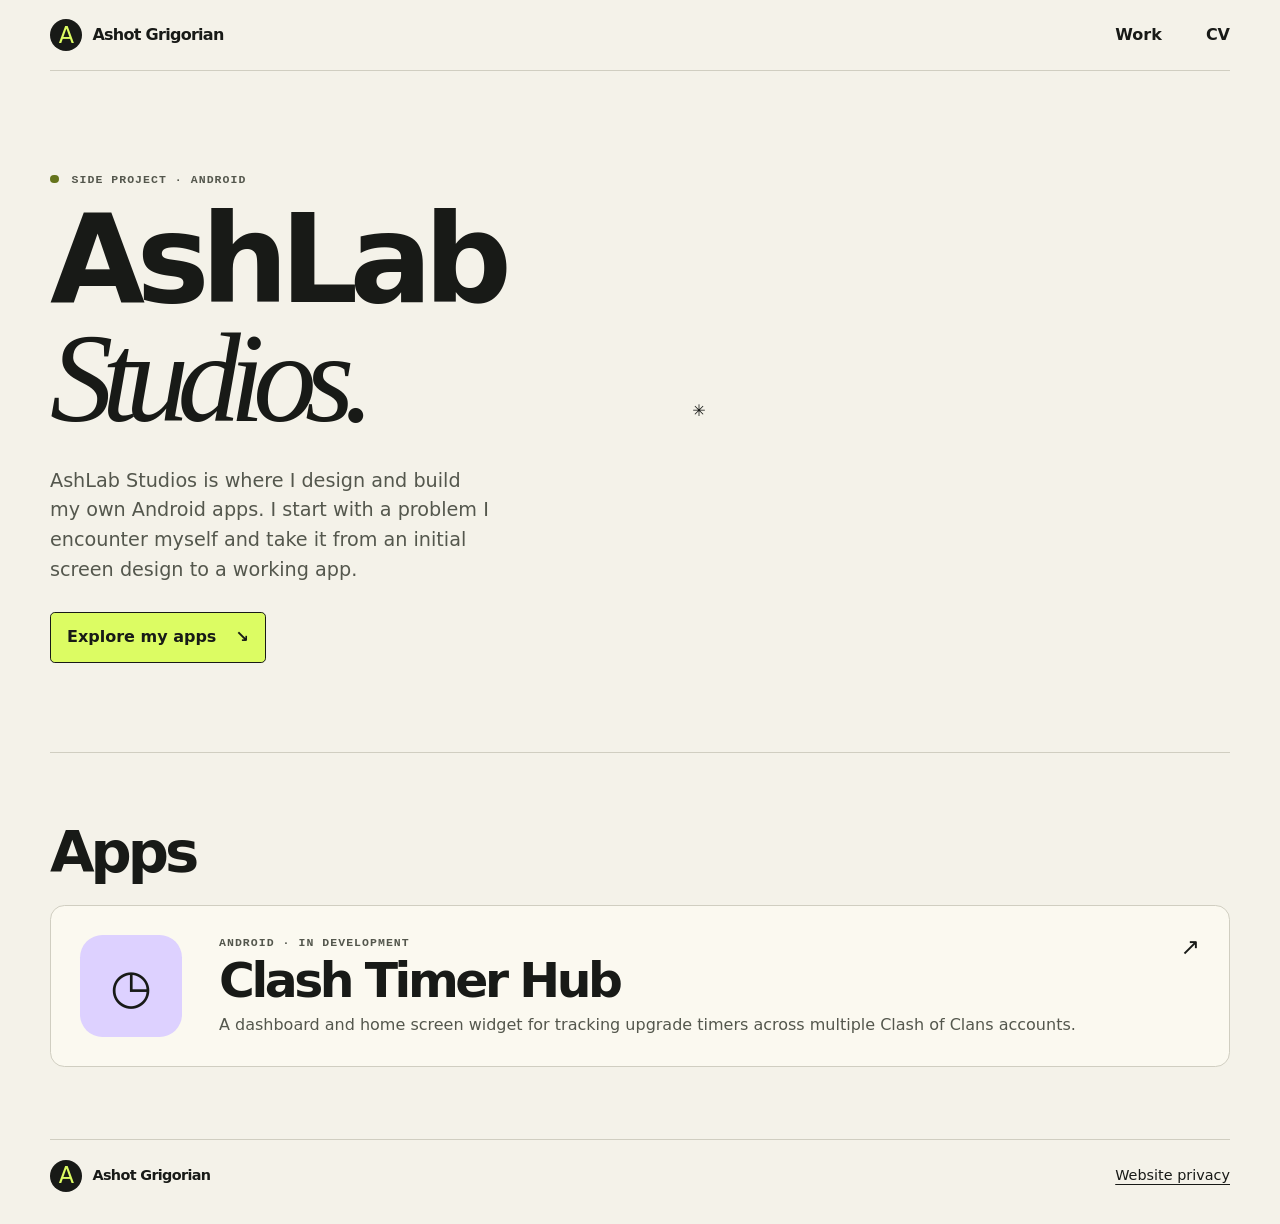
<file: werk/ashlab-studios/index.html>
<!doctype html>
<html lang="en">
<head>
  <meta charset="utf-8">
  <meta name="viewport" content="width=device-width, initial-scale=1">
  <meta name="description" content="AshLab Studios is the label for Android apps designed and built by Ashot Grigorian.">
  <title>AshLab Studios · Ashot Grigorian</title>
  <link rel="stylesheet" href="../../assets/studio.css">
</head>
<body>
  <a class="skip" href="#inhoud">Skip to content</a>
  <header class="shell topbar">
    <a class="wordmark" href="../../"><span class="mark" aria-hidden="true">A</span> Ashot Grigorian</a>
    <nav class="nav" aria-label="Main navigation">
      <a href="../../#werk">Work</a>
      <a href="../../cv/">CV</a>
    </nav>
  </header>
  <main id="inhoud" class="shell">
    <section class="hero" aria-labelledby="studio-title">
      <div class="hero-copy">
        <p class="eyebrow"><span class="dot" aria-hidden="true"></span> Side project · Android</p>
        <h1 id="studio-title">AshLab<br><em>Studios.</em></h1>
        <p class="lede">AshLab Studios is where I design and build my own Android apps. I start with a problem I encounter myself and take it from an initial screen design to a working app.</p>
        <a class="button" href="#apps">Explore my apps <span aria-hidden="true">↘</span></a>
      </div>
      <div class="signature" aria-hidden="true">
        <div class="signature-frame studio-signature">
          <span class="signature-letter">✳</span>
        </div>
      </div>
    </section>
    <section id="apps" class="section" aria-labelledby="apps-title">
      <div class="section-heading"><h2 id="apps-title">Apps</h2></div>
      <a class="project" href="../../apps/clash-timer-hub/">
        <div class="project-icon" aria-hidden="true">◷</div>
        <div class="project-copy">
          <p class="eyebrow project-kicker">Android · In development</p>
          <h3>Clash Timer Hub</h3>
          <p>A dashboard and home screen widget for tracking upgrade timers across multiple Clash of Clans accounts.</p>
        </div>
        <span class="project-arrow" aria-hidden="true">↗</span>
      </a>
    </section>
  </main>
  <footer class="shell footer">
    <a class="wordmark" href="../../"><span class="mark" aria-hidden="true">A</span> Ashot Grigorian</a>
    <a href="../../privacy.html">Website privacy</a>
  </footer>
</body>
</html>
</file>
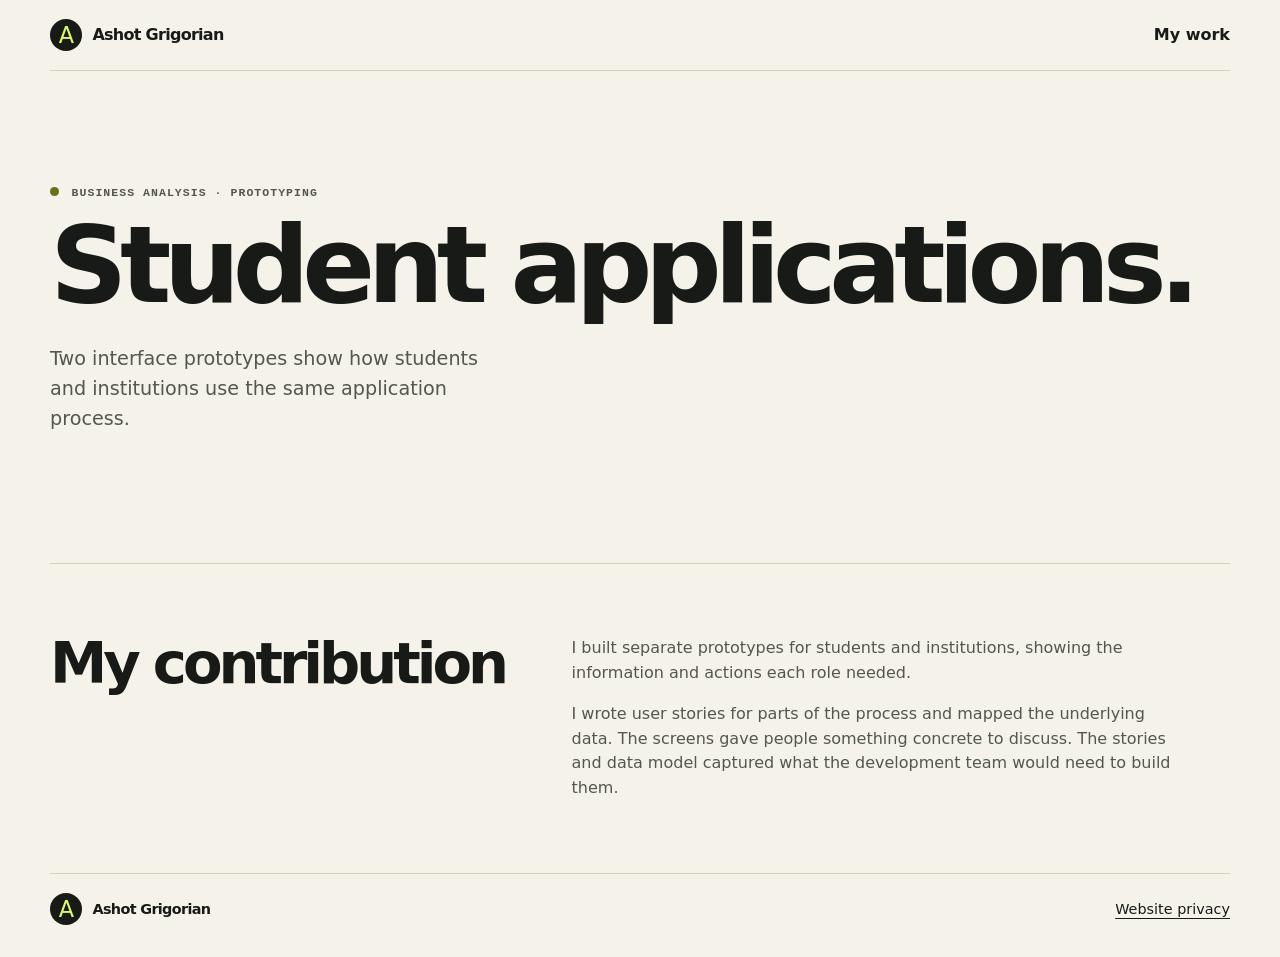
<file: werk/studieaanmelding/index.html>
<!doctype html>
<html lang="en">
<head>
  <meta charset="utf-8">
  <meta name="viewport" content="width=device-width, initial-scale=1">
  <meta name="description" content="Interface prototypes for the higher education application process, by Ashot Grigorian.">
  <title>Student applications · Ashot Grigorian</title>
  <link rel="stylesheet" href="../../assets/studio.css">
</head>
<body>
  <a class="skip" href="#inhoud">Skip to content</a>
  <header class="shell topbar">
    <a class="wordmark" href="../../"><span class="mark" aria-hidden="true">A</span> Ashot Grigorian</a>
    <nav class="nav" aria-label="Main navigation"><a href="../../#werk">My work</a></nav>
  </header>
  <main id="inhoud" class="shell">
    <section class="subhero case-hero">
      <p class="eyebrow"><span class="dot" aria-hidden="true"></span> Business analysis · Prototyping</p>
      <h1>Student applications.</h1>
      <p class="lede">Two interface prototypes show how students and institutions use the same application process.</p>
    </section>
    <section class="section faq" aria-labelledby="aanpak">
      <h2 id="aanpak">My contribution</h2>
      <div class="about-copy">
        <p>I built separate prototypes for students and institutions, showing the information and actions each role needed.</p>
        <p>I wrote user stories for parts of the process and mapped the underlying data. The screens gave people something concrete to discuss. The stories and data model captured what the development team would need to build them.</p>
      </div>
    </section>
  </main>
  <footer class="shell footer">
    <a class="wordmark" href="../../"><span class="mark" aria-hidden="true">A</span> Ashot Grigorian</a>
    <a href="../../privacy.html">Website privacy</a>
  </footer>
</body>
</html>
</file>
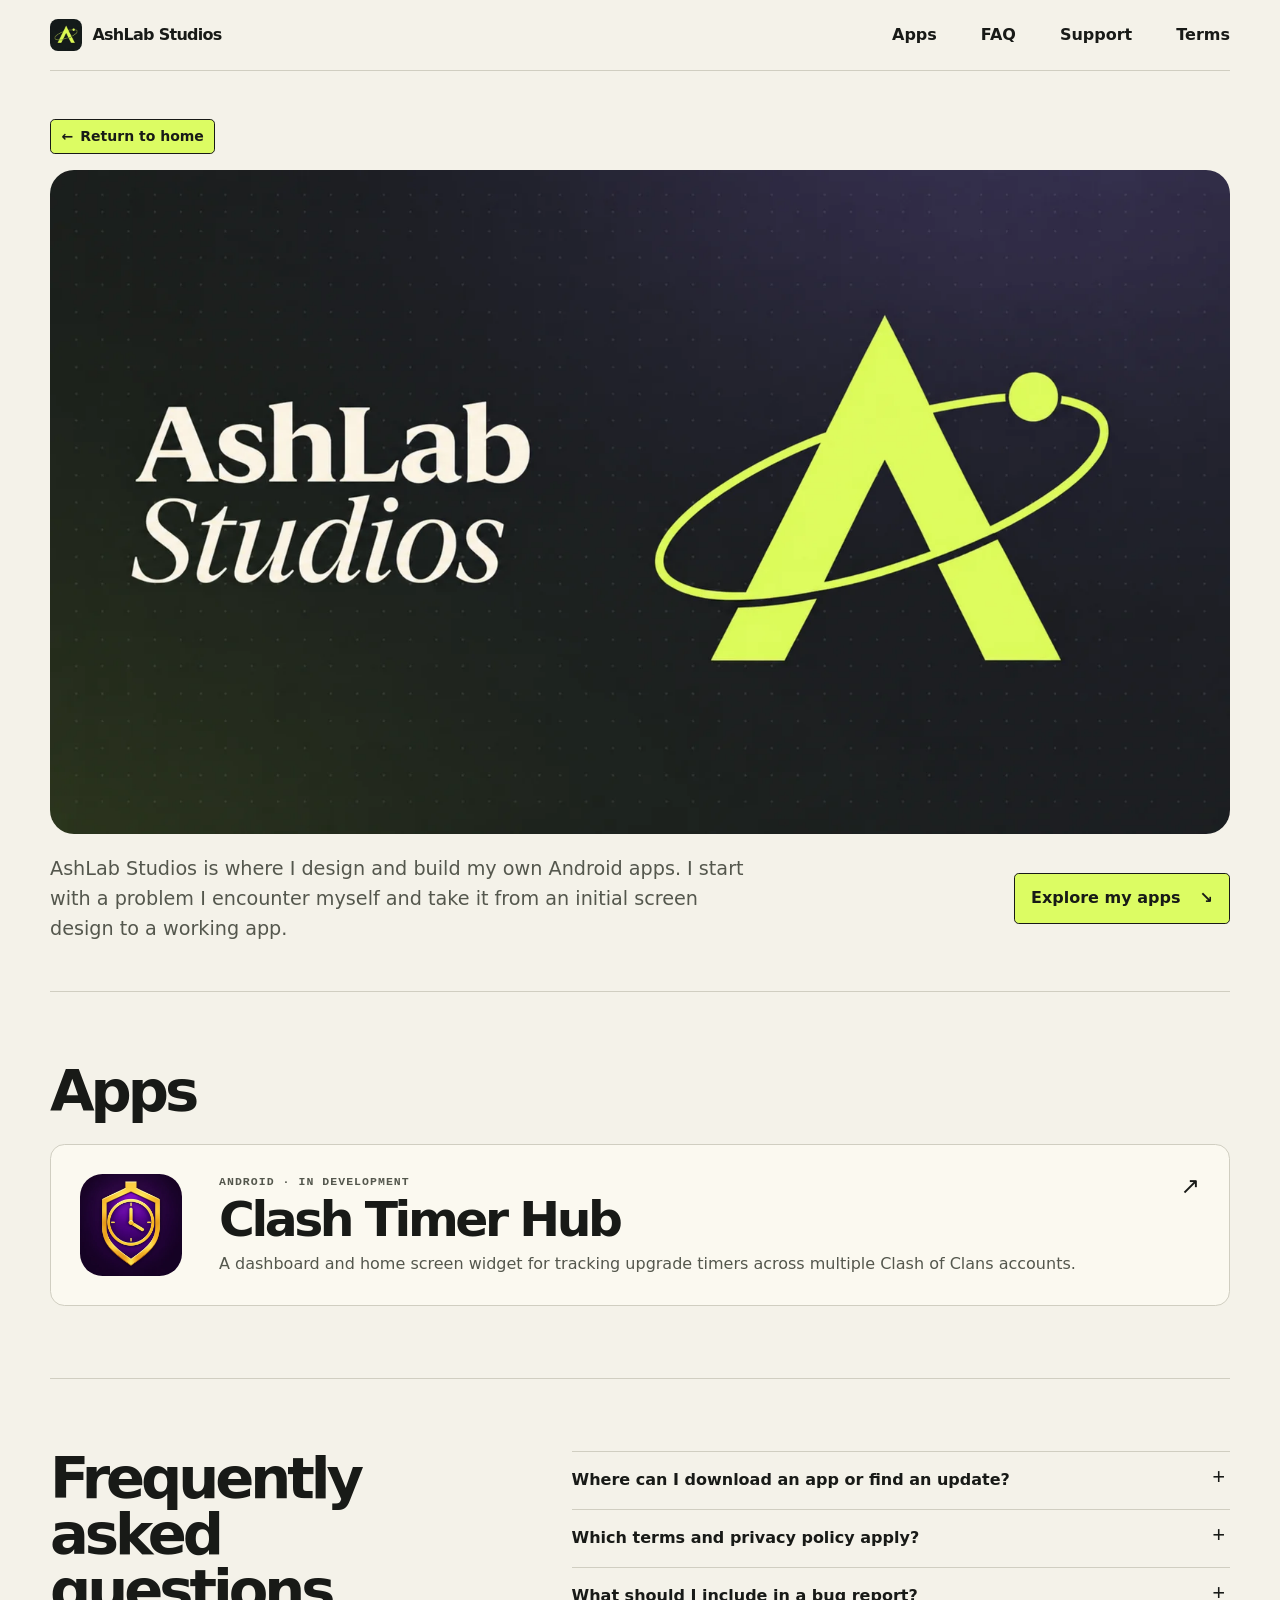
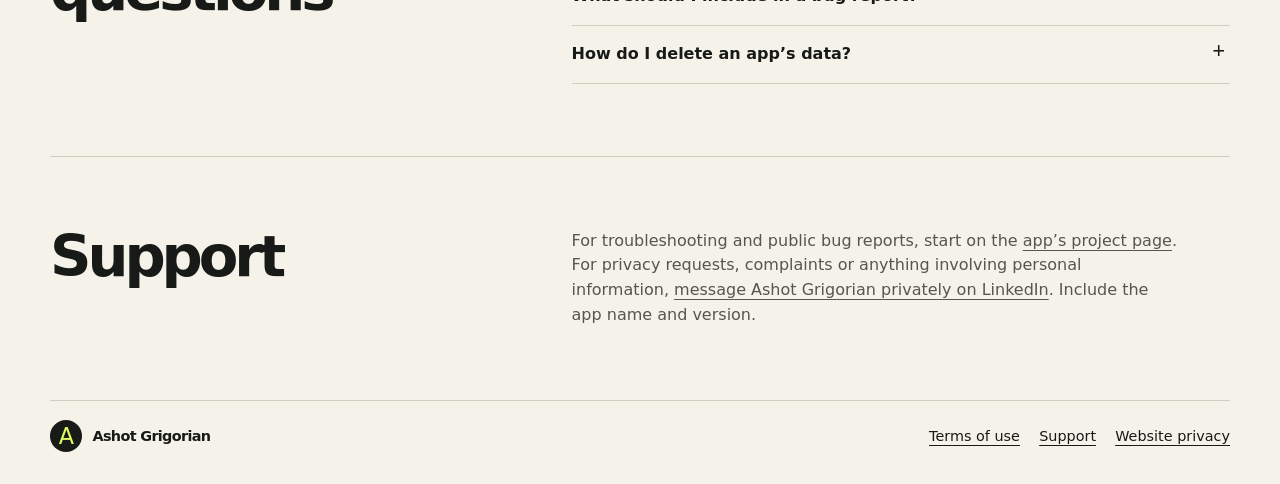
<file: work/ashlab-studios/index.html>
<!doctype html>
<html lang="en">
<head>
  <meta charset="utf-8">
  <meta name="viewport" content="width=device-width, initial-scale=1">
  <meta name="description" content="AshLab Studios is the label for Android apps designed and built by Ashot Grigorian.">
  <title>AshLab Studios · Ashot Grigorian</title>
  <link rel="stylesheet" href="../../assets/studio.css">
  <script src="../../assets/scroll.js" defer></script>
</head>
<body>
  <a class="skip" href="#main-content">Skip to content</a>
  <header class="shell topbar">
    <a class="wordmark" href="./"><img class="studio-mark" src="../../assets/ashlab-orbit-icon.webp" width="32" height="32" alt=""> AshLab Studios</a>
    <nav class="nav" aria-label="Main navigation">
      <a href="#apps">Apps</a>
      <a href="#faq">FAQ</a>
      <a href="#support">Support</a>
      <a href="terms.html">Terms</a>
    </nav>
  </header>
  <main id="main-content" class="shell">
    <section class="studio-hero" aria-labelledby="studio-title">
      <a class="home-link" href="../../"><span aria-hidden="true">←</span> Return to home</a>
      <h1 id="studio-title"><img class="studio-banner" src="../../assets/ashlab-orbit-banner.webp" width="1600" height="900" alt="AshLab Studios" fetchpriority="high"></h1>
      <div class="studio-intro">
        <p class="lede">AshLab Studios is where I design and build my own Android apps. I start with a problem I encounter myself and take it from an initial screen design to a working app.</p>
        <a class="button" href="#apps">Explore my apps <span aria-hidden="true">↘</span></a>
      </div>
    </section>
    <section id="apps" class="section" aria-labelledby="apps-title">
      <div class="section-heading"><h2 id="apps-title">Apps</h2></div>
      <a class="project" href="../../apps/clash-timer-hub/">
        <img class="project-icon" src="../../assets/clash-timer-hub-shield.webp" width="384" height="384" alt="">
        <div class="project-copy">
          <p class="eyebrow project-kicker">Android · In development</p>
          <h3>Clash Timer Hub</h3>
          <p>A dashboard and home screen widget for tracking upgrade timers across multiple Clash of Clans accounts.</p>
        </div>
        <span class="project-arrow" aria-hidden="true">↗</span>
      </a>
    </section>
    <section id="faq" class="section faq" aria-labelledby="studio-faq-title">
      <h2 id="studio-faq-title">Frequently asked questions</h2>
      <div class="questions">
        <details>
          <summary>Where can I download an app or find an update?</summary>
          <p>Open the relevant <a href="#apps">app page</a> and follow its download or release links. Each page shows the distribution channel for that app.</p>
        </details>
        <details>
          <summary>Which terms and privacy policy apply?</summary>
          <p>The <a href="terms.html">AshLab Studios Terms of Use</a> apply across the studio. Look on your app’s page for its privacy policy and any additional app terms.</p>
        </details>
        <details>
          <summary>What should I include in a bug report?</summary>
          <p>Include the app version, device model, Android version and the steps that reproduce the issue. Remove personal information from screenshots and keep exports, account identifiers and backups out of public reports.</p>
        </details>
        <details>
          <summary>How do I delete an app’s data?</summary>
          <p>Open the app’s privacy policy for its deletion steps. It explains what to do with saved backups or accounts where those features are available.</p>
        </details>
      </div>
    </section>
    <section id="support" class="section faq" aria-labelledby="studio-support-title">
      <h2 id="studio-support-title">Support</h2>
      <div class="about-copy">
        <p>For troubleshooting and public bug reports, start on the <a href="#apps">app’s project page</a>. For privacy requests, complaints or anything involving personal information, <a href="https://www.linkedin.com/in/ashot-grigorian/">message Ashot Grigorian privately on LinkedIn</a>. Include the app name and version.</p>
      </div>
    </section>
  </main>
  <footer class="shell footer">
    <a class="wordmark" href="../../"><span class="mark" aria-hidden="true">A</span> Ashot Grigorian</a>
    <div class="footer-links">
      <a href="terms.html">Terms of use</a>
      <a href="#support">Support</a>
      <a href="../../privacy.html">Website privacy</a>
    </div>
  </footer>
</body>
</html>
</file>
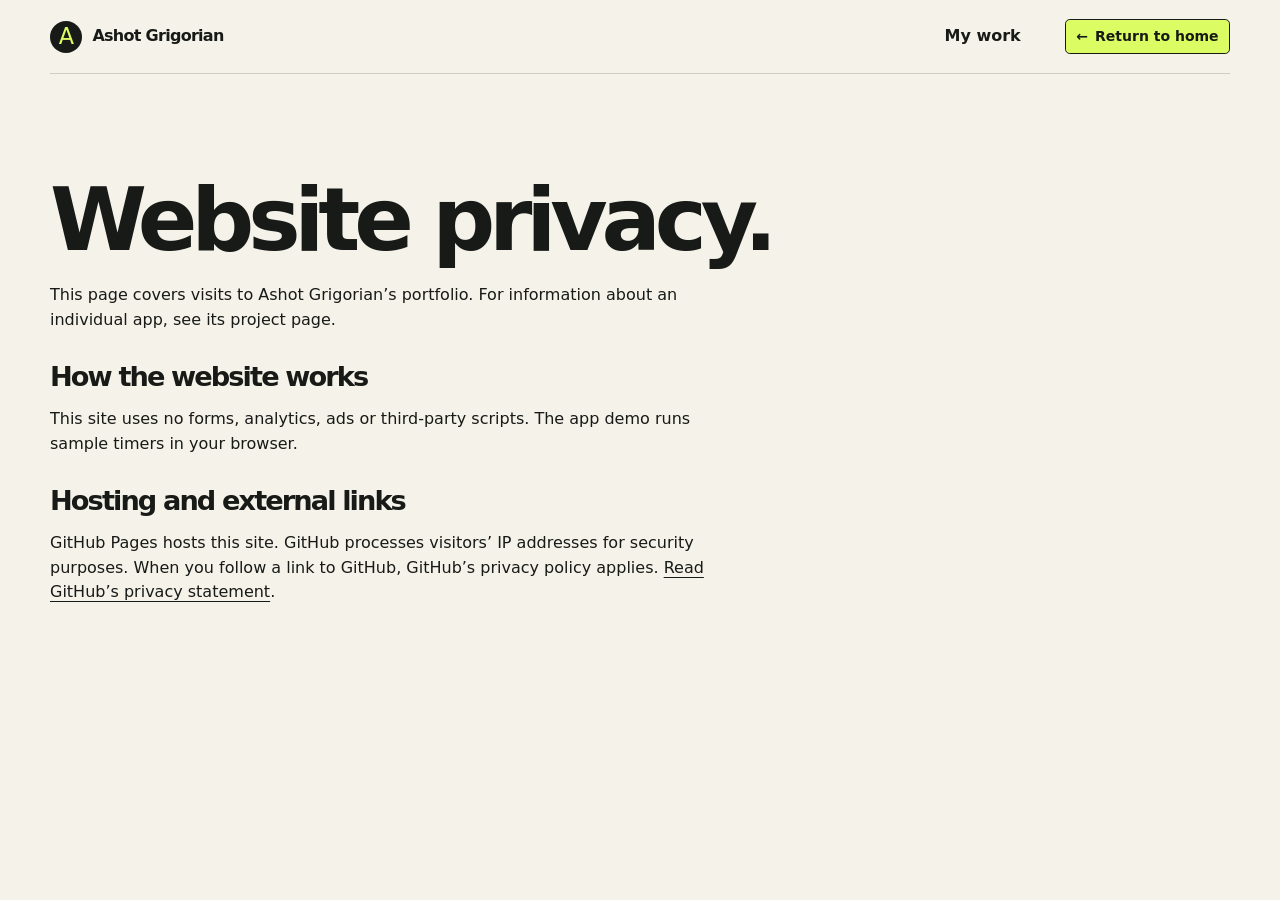
<file: privacy.html>
<!doctype html>
<html lang="en">
<head>
  <meta charset="utf-8">
  <meta name="viewport" content="width=device-width, initial-scale=1">
  <title>Website privacy · Ashot Grigorian</title>
  <link rel="stylesheet" href="assets/studio.css">
  <script src="assets/scroll.js" defer></script>
</head>
<body>
  <a class="skip" href="#main-content">Skip to content</a>
  <header class="shell topbar">
    <a class="wordmark" href="./"><span class="mark" aria-hidden="true">A</span> Ashot Grigorian</a>
    <nav class="nav" aria-label="Main navigation">
      <a href="./#work">My work</a>
      <a class="home-link" href="./"><span aria-hidden="true">←</span> Return to home</a>
    </nav>
  </header>
  <main id="main-content" class="shell prose">
    <h1>Website privacy.</h1>
    <p>This page covers visits to Ashot Grigorian’s portfolio. For information about an individual app, see its project page.</p>
    <h2>How the website works</h2>
    <p>This site uses no forms, analytics, ads or third-party scripts. The app demo runs sample timers in your browser.</p>
    <h2>Hosting and external links</h2>
    <p>GitHub Pages hosts this site. GitHub processes visitors’ IP addresses for security purposes. When you follow a link to GitHub, GitHub’s privacy policy applies. <a href="https://docs.github.com/en/site-policy/privacy-policies/github-general-privacy-statement">Read GitHub’s privacy statement</a>.</p>
  </main>
</body>
</html>
</file>
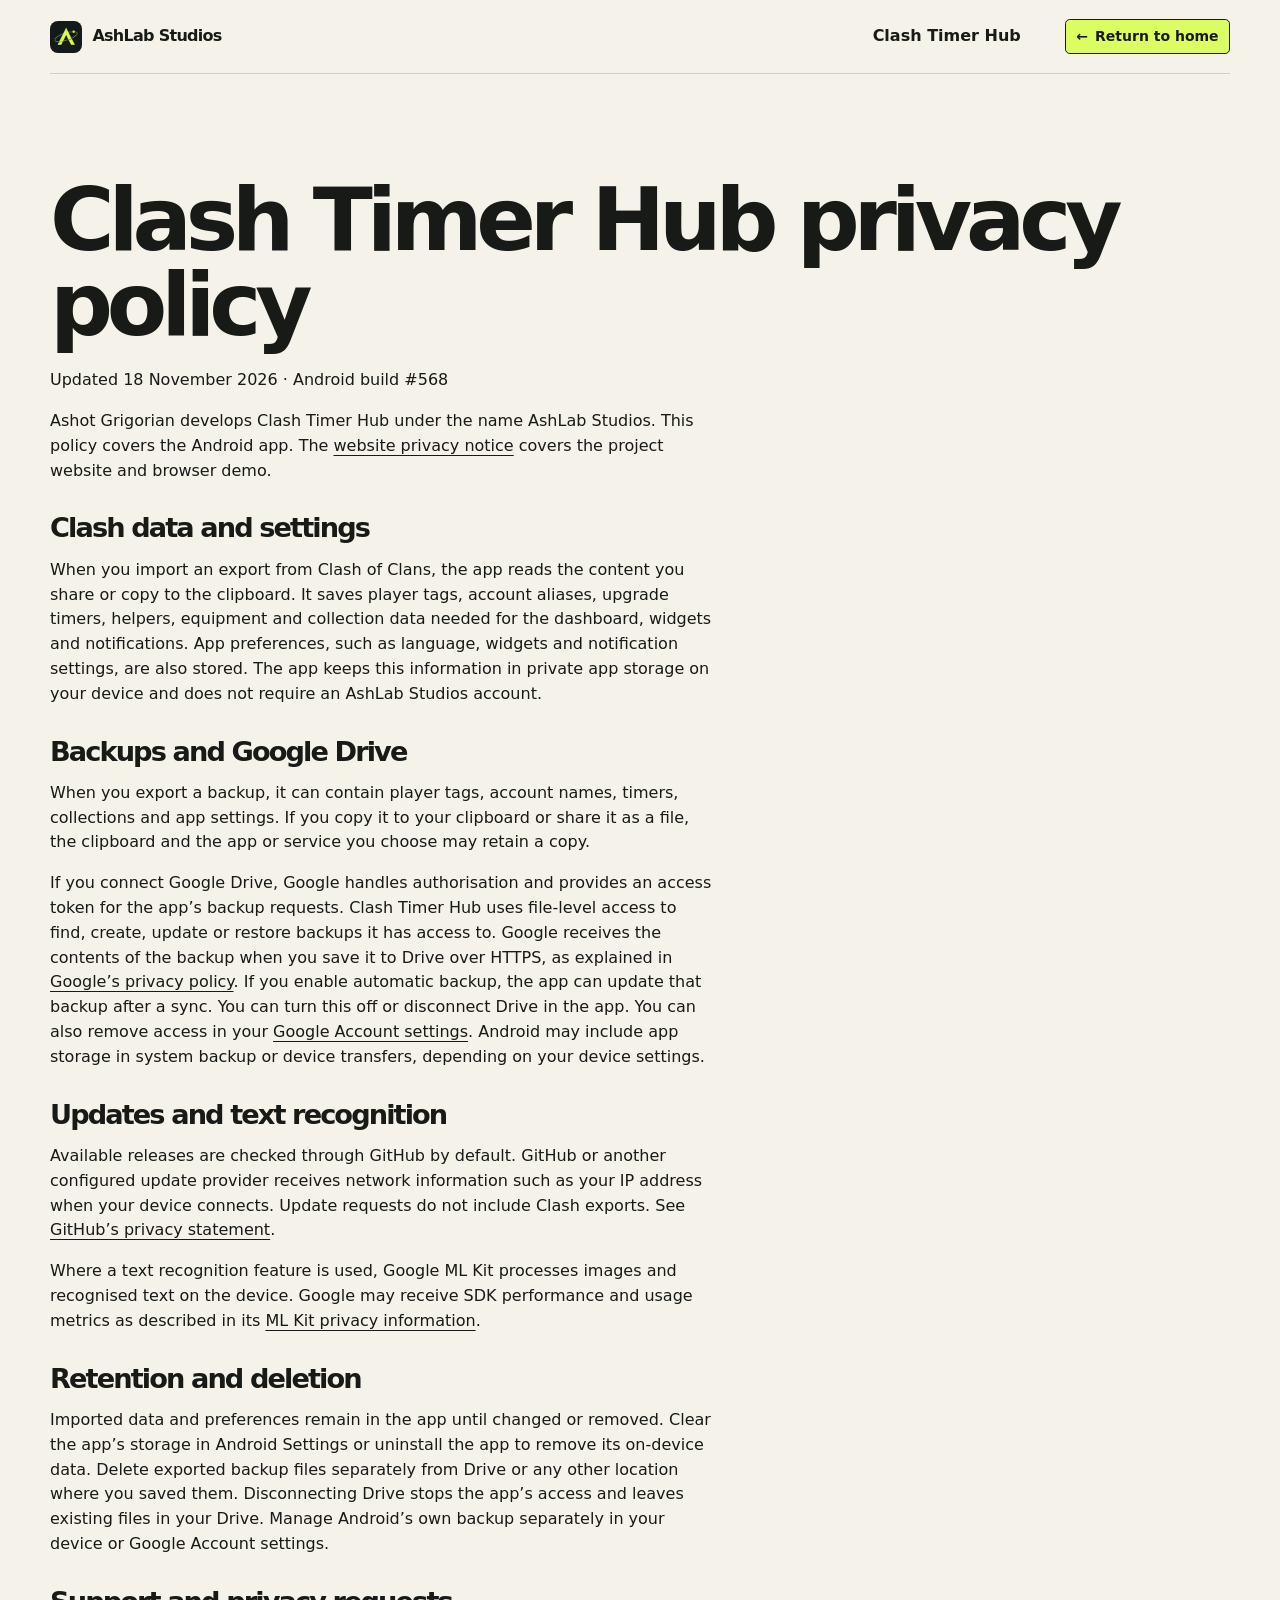
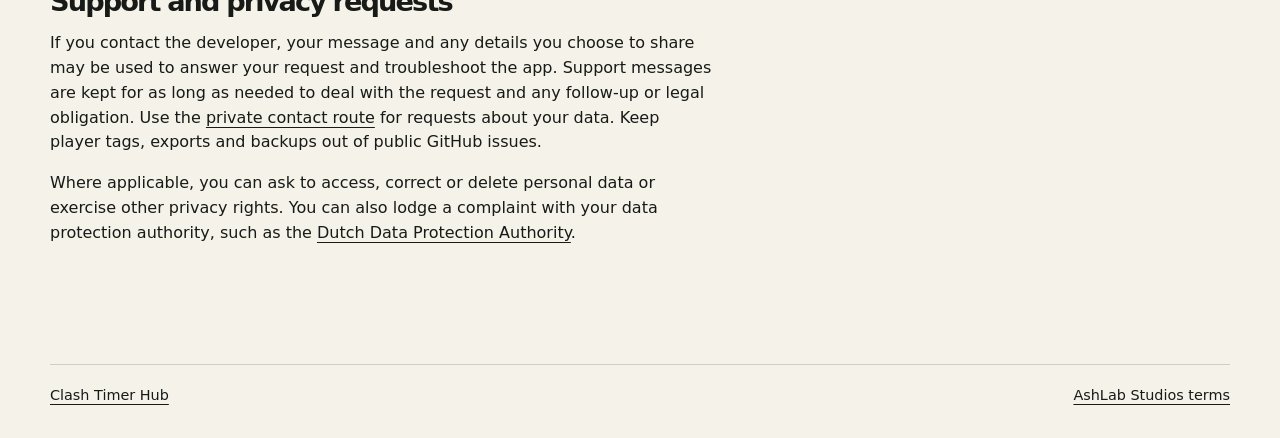
<file: apps/clash-timer-hub/privacy.html>
<!doctype html>
<html lang="en">
<head>
  <meta charset="utf-8">
  <meta name="viewport" content="width=device-width, initial-scale=1">
  <meta name="description" content="Privacy policy for the Clash Timer Hub Android app by AshLab Studios.">
  <title>Clash Timer Hub privacy policy · AshLab Studios</title>
  <link rel="stylesheet" href="../../assets/studio.css">
  <script src="../../assets/scroll.js" defer></script>
</head>
<body>
  <a class="skip" href="#main-content">Skip to content</a>
  <header class="shell topbar">
    <a class="wordmark" href="../../work/ashlab-studios/"><img class="studio-mark" src="../../assets/ashlab-orbit-icon.webp" width="32" height="32" alt=""> AshLab Studios</a>
    <nav class="nav" aria-label="Main navigation">
      <a href="./">Clash Timer Hub</a>
      <a class="home-link" href="../../"><span aria-hidden="true">←</span> Return to home</a>
    </nav>
  </header>
  <main id="main-content" class="shell prose">
    <h1>Clash Timer Hub privacy policy</h1>
    <p>Updated <time datetime="2026-11-18">18 November 2026</time> · Android build #568</p>
    <p>Ashot Grigorian develops Clash Timer Hub under the name AshLab Studios. This policy covers the Android app. The <a href="../../privacy.html">website privacy notice</a> covers the project website and browser demo.</p>

    <h2>Clash data and settings</h2>
    <p>When you import an export from Clash of Clans, the app reads the content you share or copy to the clipboard. It saves player tags, account aliases, upgrade timers, helpers, equipment and collection data needed for the dashboard, widgets and notifications. App preferences, such as language, widgets and notification settings, are also stored. The app keeps this information in private app storage on your device and does not require an AshLab Studios account.</p>

    <h2>Backups and Google Drive</h2>
    <p>When you export a backup, it can contain player tags, account names, timers, collections and app settings. If you copy it to your clipboard or share it as a file, the clipboard and the app or service you choose may retain a copy.</p>
    <p>If you connect Google Drive, Google handles authorisation and provides an access token for the app’s backup requests. Clash Timer Hub uses file-level access to find, create, update or restore backups it has access to. Google receives the contents of the backup when you save it to Drive over HTTPS, as explained in <a href="https://policies.google.com/privacy">Google’s privacy policy</a>. If you enable automatic backup, the app can update that backup after a sync. You can turn this off or disconnect Drive in the app. You can also remove access in your <a href="https://myaccount.google.com/connections">Google Account settings</a>. Android may include app storage in system backup or device transfers, depending on your device settings.</p>

    <h2>Updates and text recognition</h2>
    <p>Available releases are checked through GitHub by default. GitHub or another configured update provider receives network information such as your IP address when your device connects. Update requests do not include Clash exports. See <a href="https://docs.github.com/en/site-policy/privacy-policies/github-general-privacy-statement">GitHub’s privacy statement</a>.</p>
    <p>Where a text recognition feature is used, Google ML Kit processes images and recognised text on the device. Google may receive SDK performance and usage metrics as described in its <a href="https://developers.google.com/ml-kit/terms">ML Kit privacy information</a>.</p>

    <h2>Retention and deletion</h2>
    <p>Imported data and preferences remain in the app until changed or removed. Clear the app’s storage in Android Settings or uninstall the app to remove its on-device data. Delete exported backup files separately from Drive or any other location where you saved them. Disconnecting Drive stops the app’s access and leaves existing files in your Drive. Manage Android’s own backup separately in your device or Google Account settings.</p>

    <h2>Support and privacy requests</h2>
    <p>If you contact the developer, your message and any details you choose to share may be used to answer your request and troubleshoot the app. Support messages are kept for as long as needed to deal with the request and any follow-up or legal obligation. Use the <a href="../../work/ashlab-studios/#support">private contact route</a> for requests about your data. Keep player tags, exports and backups out of public GitHub issues.</p>
    <p>Where applicable, you can ask to access, correct or delete personal data or exercise other privacy rights. You can also lodge a complaint with your data protection authority, such as the <a href="https://autoriteitpersoonsgegevens.nl/nl/zelf-doen/privacyrechten/klacht-over-gebruik-persoonsgegevens">Dutch Data Protection Authority</a>.</p>
  </main>
  <footer class="shell footer">
    <a href="./">Clash Timer Hub</a>
    <a href="../../work/ashlab-studios/terms.html">AshLab Studios terms</a>
  </footer>
</body>
</html>
</file>
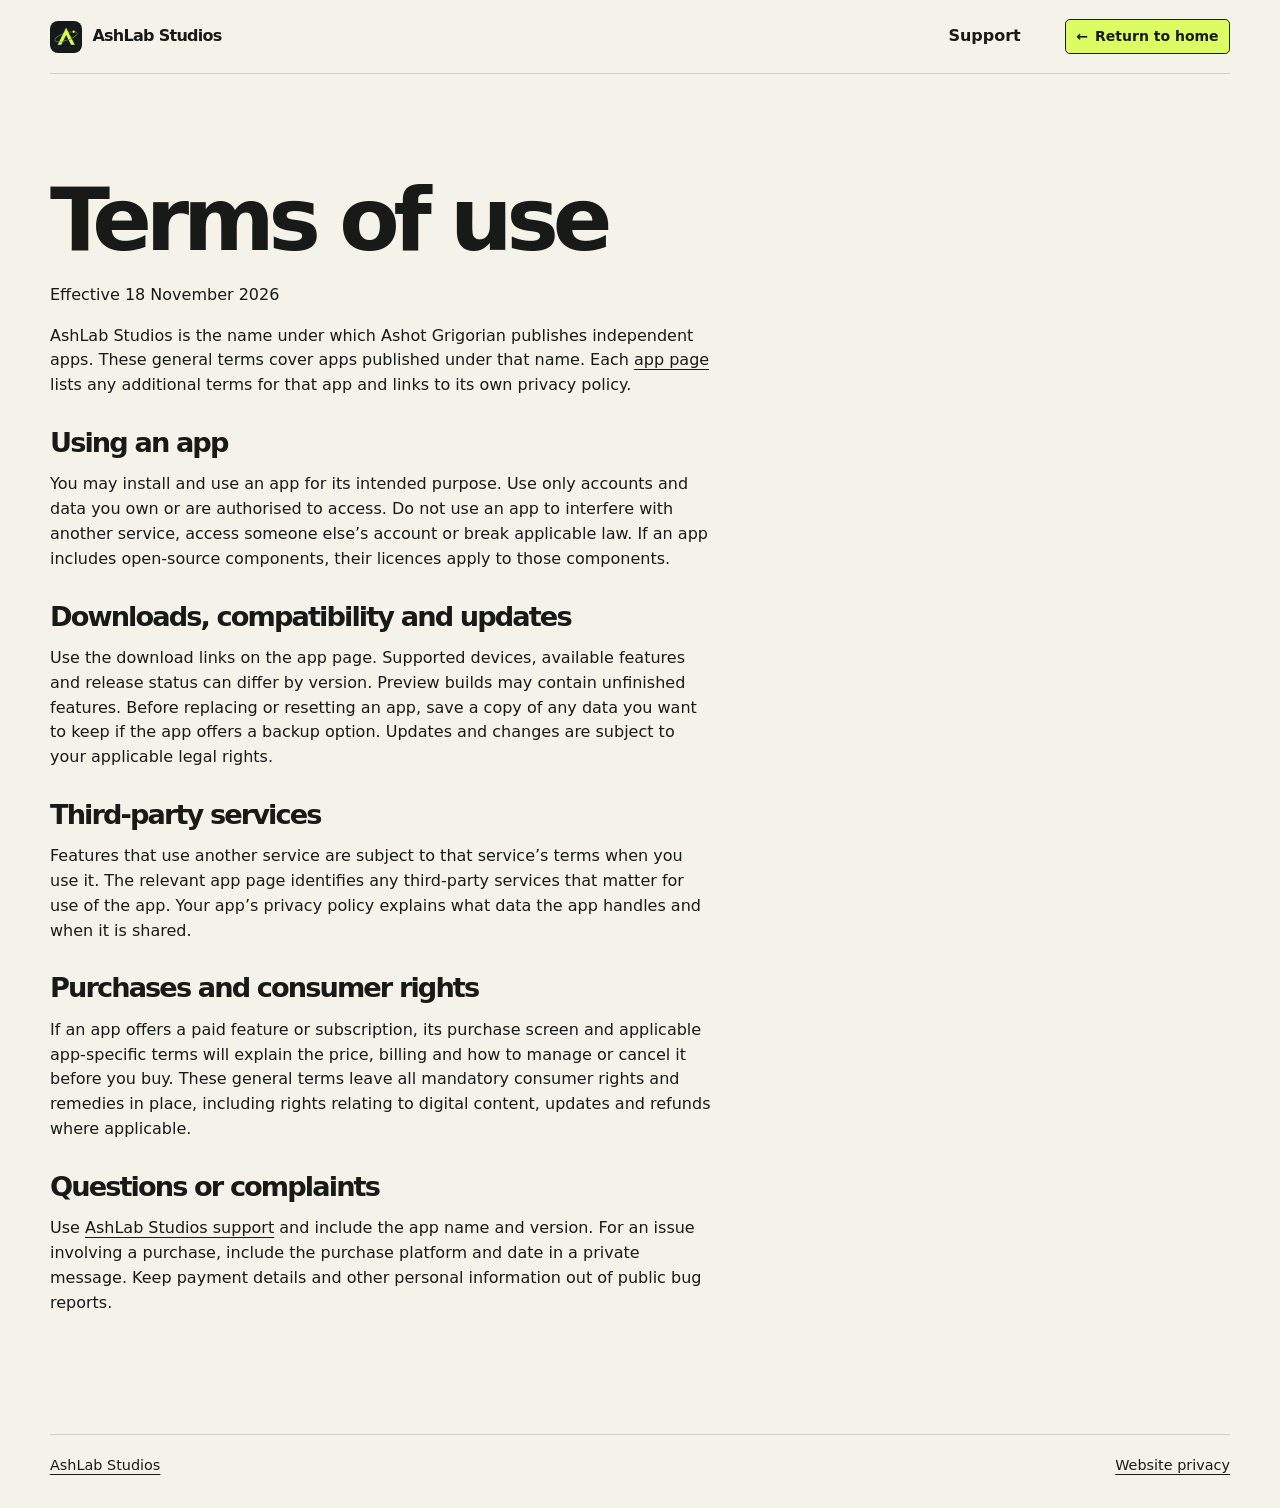
<file: work/ashlab-studios/terms.html>
<!doctype html>
<html lang="en">
<head>
  <meta charset="utf-8">
  <meta name="viewport" content="width=device-width, initial-scale=1">
  <meta name="description" content="General terms of use for apps published by AshLab Studios.">
  <title>Terms of use · AshLab Studios</title>
  <link rel="stylesheet" href="../../assets/studio.css">
  <script src="../../assets/scroll.js" defer></script>
</head>
<body>
  <a class="skip" href="#main-content">Skip to content</a>
  <header class="shell topbar">
    <a class="wordmark" href="./"><img class="studio-mark" src="../../assets/ashlab-orbit-icon.webp" width="32" height="32" alt=""> AshLab Studios</a>
    <nav class="nav" aria-label="Main navigation">
      <a href="./#support">Support</a>
      <a class="home-link" href="../../"><span aria-hidden="true">←</span> Return to home</a>
    </nav>
  </header>
  <main id="main-content" class="shell prose">
    <h1>Terms of use</h1>
    <p>Effective <time datetime="2026-11-18">18 November 2026</time></p>
    <p>AshLab Studios is the name under which Ashot Grigorian publishes independent apps. These general terms cover apps published under that name. Each <a href="./#apps">app page</a> lists any additional terms for that app and links to its own privacy policy.</p>

    <h2>Using an app</h2>
    <p>You may install and use an app for its intended purpose. Use only accounts and data you own or are authorised to access. Do not use an app to interfere with another service, access someone else’s account or break applicable law. If an app includes open-source components, their licences apply to those components.</p>

    <h2>Downloads, compatibility and updates</h2>
    <p>Use the download links on the app page. Supported devices, available features and release status can differ by version. Preview builds may contain unfinished features. Before replacing or resetting an app, save a copy of any data you want to keep if the app offers a backup option. Updates and changes are subject to your applicable legal rights.</p>

    <h2>Third-party services</h2>
    <p>Features that use another service are subject to that service’s terms when you use it. The relevant app page identifies any third-party services that matter for use of the app. Your app’s privacy policy explains what data the app handles and when it is shared.</p>

    <h2>Purchases and consumer rights</h2>
    <p>If an app offers a paid feature or subscription, its purchase screen and applicable app-specific terms will explain the price, billing and how to manage or cancel it before you buy. These general terms leave all mandatory consumer rights and remedies in place, including rights relating to digital content, updates and refunds where applicable.</p>

    <h2>Questions or complaints</h2>
    <p>Use <a href="./#support">AshLab Studios support</a> and include the app name and version. For an issue involving a purchase, include the purchase platform and date in a private message. Keep payment details and other personal information out of public bug reports.</p>
  </main>
  <footer class="shell footer">
    <a href="./">AshLab Studios</a>
    <a href="../../privacy.html">Website privacy</a>
  </footer>
</body>
</html>
</file>
<file: assets/studio.css>
:root {
  color-scheme: light;
  --paper: #f4f2e9;
  --ink: #181a17;
  --muted: #54574d;
  --line: #d0cec1;
  --acid: #dcfc63;
  --lilac: #ddd1ff;
  --mono: ui-monospace, "SFMono-Regular", Consolas, monospace;
}

*, *::before, *::after { box-sizing: border-box; }
[hidden] { display: none !important; }
html { scroll-behavior: smooth; }
body { margin: 0; background: var(--paper); color: var(--ink); font: 1rem/1.55 system-ui, sans-serif; }
a { color: inherit; text-underline-offset: .25em; }
button { font: inherit; }
:focus-visible { outline: 3px solid #765bda; outline-offset: 4px; }
.shell { width: min(1180px, calc(100% - 6rem)); margin-inline: auto; }
.skip { position: fixed; z-index: 2; top: 1rem; left: 1rem; padding: .65rem 1rem; background: var(--acid); transform: translateY(-180%); }
.skip:focus { transform: none; }

.topbar, .footer {
  display: flex;
  justify-content: space-between;
  align-items: center;
  flex-wrap: wrap;
  gap: .7rem 1rem;
  padding-block: 1.2rem;
}
.topbar { border-bottom: 1px solid var(--line); }
.wordmark { display: inline-flex; align-items: center; font-weight: 760; letter-spacing: -.045em; text-decoration: none; }
.mark { display: inline-grid; place-items: center; width: 2rem; height: 2rem; margin-right: .65rem; border-radius: 50%; background: var(--ink); color: var(--acid); font: 1.4rem/1 system-ui, sans-serif; transition: transform .45s; }
.wordmark:hover .mark { transform: rotate(45deg); }
.nav { display: flex; align-items: center; flex-wrap: wrap; gap: .55rem clamp(1rem, 4vw, 2.75rem); }
.nav a { font-weight: 650; text-decoration: none; }
.nav a:hover { text-decoration: underline; }
.home-link {
  display: inline-flex;
  align-items: center;
  gap: .45rem;
  padding: .35rem .65rem;
  border: 1px solid var(--ink);
  border-radius: .3rem;
  background: var(--acid);
  font-size: .875rem;
  font-weight: 650;
  text-decoration: none;
}
.home-link:hover, .nav .home-link:hover { background: #e7ff89; text-decoration: none; }

.hero {
  display: grid;
  grid-template-columns: 1fr .91fr;
  gap: clamp(1.5rem, 4vw, 4rem);
  align-items: center;
  padding-block: clamp(3rem, 7vw, 6.6rem);
}
.eyebrow { color: var(--muted); font: 700 .72rem/1.4 var(--mono); letter-spacing: .09em; text-transform: uppercase; }
.dot { display: inline-block; width: .55rem; height: .55rem; border-radius: 50%; background: #65741c; margin-right: .3rem; }
h1, h2, h3 { margin: 0; font-weight: 800; letter-spacing: -.07em; line-height: .97; }
h1 { font-size: clamp(3.5rem, 9.6vw, 8.75rem); }
h1 em { font: italic 500 1.03em/.83 Georgia, serif; letter-spacing: -.09em; }
h2 { font-size: clamp(2.15rem, 4.5vw, 3.95rem); }
h3 { font-size: clamp(1.7rem, 4vw, 3.05rem); }
.lede { max-width: 36ch; margin-block: 1.7rem; color: var(--muted); font-size: clamp(1rem, 2vw, 1.2rem); }
.button { display: inline-flex; align-items: center; justify-content: space-between; gap: 1.2rem; padding: .75rem 1rem; border: 1px solid var(--ink); border-radius: .3rem; background: var(--acid); font-weight: 750; text-decoration: none; transition: background .2s, box-shadow .2s; }
.button:hover { background: #e7ff89; box-shadow: .22rem .22rem 0 var(--ink); }
.hero-actions, .footer-links { display: flex; flex-wrap: wrap; align-items: center; gap: .8rem 1.2rem; }
.text-action { font-weight: 650; }

.home-hero h1 {
  max-inline-size: 13ch;
  font-size: clamp(2.65rem, 6.3vw, 6rem);
  text-wrap: balance;
}
.home-hero h1 em {
  background: linear-gradient(transparent 72%, var(--acid) 72%, var(--acid) 88%, transparent 88%);
}
.hero-art {
  --tilt-x: 0deg;
  --tilt-y: 0deg;
  position: relative;
  display: grid;
  place-items: center;
  isolation: isolate;
  min-height: clamp(15.5rem, 38vw, 31rem);
  overflow: hidden;
  border: 1px solid #3a4235;
  border-radius: 1.6rem;
  background:
    radial-gradient(ellipse at 68% 22%, #3b3a52 0, transparent 55%),
    radial-gradient(ellipse at 25% 85%, #333e23 0, transparent 58%),
    #191d19;
}
.hero-art::before {
  position: absolute;
  inset: 0;
  z-index: -1;
  content: "";
  background: radial-gradient(#f4f2e954 1px, transparent 1px) 0 0 / 18px 18px;
  mask-image: radial-gradient(ellipse, black, transparent 85%);
}
.hero-art-scene {
  position: relative;
  display: grid;
  place-items: center;
  width: min(82%, 25rem);
  aspect-ratio: 1;
  transform: perspective(740px) rotateX(var(--tilt-x)) rotateY(var(--tilt-y));
  transition: transform .26s cubic-bezier(.2,.75,.3,1);
}
.hero-orbit {
  position: absolute;
  width: 100%;
  height: 55%;
  border: 1px solid #e9e2ff63;
  border-radius: 50%;
}
.hero-orbit-wide { transform: rotate(-27deg); }
.hero-orbit-tall { transform: rotate(43deg); }
.hero-orbit-dashed { width: 86%; border-style: dashed; border-color: #dcfc6394; transform: rotate(13deg); }
.hero-monogram {
  z-index: 1;
  display: grid;
  place-items: center;
  width: 52%;
  aspect-ratio: 1;
  transform: rotate(-10deg);
  border: 1px solid #f0ffae;
  border-radius: 25%;
  background: linear-gradient(150deg, #efffae, var(--acid) 75%);
  box-shadow: .45rem .55rem 0 #131612, 0 1.5rem 2.4rem #0006;
  font: italic 500 clamp(2.7rem, 8vw, 7rem)/1 Georgia, serif;
  letter-spacing: -.13em;
}
.hero-monogram span { padding-inline-end: .16em; }
.hero-art-spark {
  position: absolute;
  z-index: 2;
  inset: 12% 11% auto auto;
  color: var(--lilac);
  font-size: clamp(1.5rem, 4vw, 3rem);
  line-height: 1;
}
.hero-art-satellite {
  position: absolute;
  inset: auto auto 20% 9%;
  width: clamp(.75rem, 2vw, 1.45rem);
  aspect-ratio: 1;
  border-radius: 50%;
  background: var(--acid);
  box-shadow: 0 0 1.15rem #dcfc636b;
}

@media (prefers-reduced-motion: no-preference) {
  .hero-art-spark { translate: 0 calc(var(--orbit-drift, 0px) * -.7); }
  .hero-art-satellite { translate: 0 var(--orbit-drift, 0px); }
  .home-hero .eyebrow, .home-hero h1, .home-hero .lede, .home-hero .hero-actions, .hero-art {
    animation: home-enter .65s cubic-bezier(.2,.75,.3,1) backwards;
  }
  .home-hero h1 { animation-delay: .08s; }
  .home-hero .lede { animation-delay: .15s; }
  .home-hero .hero-actions, .hero-art { animation-delay: .2s; }
  .hero-monogram { animation: monogram-enter 1s .25s cubic-bezier(.2,.75,.3,1) backwards; }
  .hero-art-spark { animation: spark-enter .85s .5s cubic-bezier(.2,.75,.3,1) backwards; }
  @keyframes home-enter { from { opacity: 0; transform: translateY(1.15rem); } }
  @keyframes monogram-enter { from { opacity: 0; transform: translateY(1rem) rotate(-30deg) scale(.75); } }
  @keyframes spark-enter { from { opacity: 0; transform: rotate(-90deg) scale(.4); } }
}

@media screen and (prefers-reduced-motion: no-preference) {
  html::after {
    position: fixed;
    z-index: 5;
    inset: 0 0 auto;
    height: 3px;
    content: "";
    pointer-events: none;
    background: linear-gradient(90deg, #708828, #7b5cc3);
    transform: scaleX(var(--scroll-progress, 0));
    transform-origin: left;
  }
}

.studio-mark { flex: none; width: 2rem; height: 2rem; margin-inline-end: .65rem; border-radius: .5rem; }
.studio-hero { padding-block: clamp(1.5rem, 4vw, 3rem); }
.studio-hero h1 { margin-block: 1rem 1.25rem; }
.studio-banner {
  display: block;
  width: 100%;
  height: auto;
  border-radius: clamp(.75rem, 2vw, 1.5rem);
}
.studio-intro {
  display: flex;
  flex-wrap: wrap;
  align-items: center;
  justify-content: space-between;
  gap: 1rem 2rem;
}
.studio-intro .lede { max-width: 58ch; margin: 0; }
img.project-icon { display: block; height: auto; }

.demo-section { display: grid; grid-template-columns: .82fr 1.18fr; gap: clamp(1rem, 5vw, 4rem); align-items: start; }
.demo-section p { max-width: 32ch; color: var(--muted); }

.section { border-top: 1px solid var(--line); padding-block: clamp(2.4rem, 6vw, 4.5rem); scroll-margin-top: 1rem; }
.section-heading { margin-bottom: 1.5rem; }
.project-list { display: grid; gap: .8rem; }
.project { display: grid; grid-template-columns: auto 1fr auto; gap: clamp(.85rem, 3vw, 2.3rem); align-items: center; border: 1px solid var(--line); border-radius: .9rem; padding: clamp(.9rem, 3vw, 1.8rem); text-decoration: none; background: #fbf9f0; transition: border-color .25s, transform .25s, background .25s; }
.project:hover { transform: translateY(-3px); border-color: var(--ink); background: #fffdf7; }
.project-icon { display: grid; place-items: center; border-radius: 22%; width: clamp(2.9rem, 10vw, 6.4rem); aspect-ratio: 1; font-size: clamp(1.65rem, 5vw, 3rem); color: var(--ink); background: var(--lilac); }
.project-icon-prototype { background: var(--acid); }
.project-icon-delivery { background: #f8dfbf; }
.project-copy p { margin: .55rem 0 0; color: var(--muted); }
.project-copy .project-kicker { margin: 0 0 .35rem; }
.project-arrow { align-self: start; font-size: 1.45rem; line-height: 1; }
.faq { display: grid; grid-template-columns: .82fr 1.18fr; gap: clamp(1rem, 5vw, 4rem); }
.about-copy p { max-width: 60ch; margin: 0; color: var(--muted); }
.about-copy p + p { margin-top: 1rem; }
.questions { border-top: 1px solid var(--line); }
details { border-bottom: 1px solid var(--line); }
summary { padding-block: 1rem; font-weight: 700; cursor: pointer; list-style: none; display: flex; justify-content: space-between; gap: 1rem; }
summary::-webkit-details-marker { display: none; }
summary::after { content: "+"; padding-inline: .3rem; font: 1.35rem/1 var(--mono); }
details[open] summary::after { content: "−"; }
details p { color: var(--muted); margin: 0 0 1rem; max-width: 58ch; }
.footer { border-top: 1px solid var(--line); padding-bottom: 2rem; font-size: .9rem; }
.subhero, .prose { padding-block: clamp(2.8rem, 8vw, 6.5rem); }
.case-hero h1 { font-size: clamp(2.2rem, 8.4vw, 7rem); overflow-wrap: anywhere; }
.prose h1 { font-size: clamp(2.35rem, 7vw, 5.5rem); margin-bottom: 1.3rem; overflow-wrap: anywhere; }
.prose h2 { font-size: 1.7rem; margin-top: 2rem; }
.prose p { max-width: 65ch; }

.cv-hero { display: grid; grid-template-columns: 1fr minmax(14rem, .45fr); gap: 2rem; align-items: end; }
.cv-hero .lede { max-width: 47ch; margin-bottom: 0; }
.cv-facts { padding: 1.15rem 1.35rem; border: 1px solid var(--line); border-radius: .9rem; background: #fbf9f0; }
.cv-facts p { margin: 0 0 .9rem; }
.cv-facts a, .cv-nav a { font-weight: 650; }
.cv-nav { display: flex; flex-wrap: wrap; gap: .6rem 1.4rem; padding-block: 1rem; }
.timeline { list-style: none; margin: 0; padding: 0 0 0 1.35rem; border-inline-start: 1px solid var(--line); }
.timeline-item { position: relative; padding-bottom: 1.75rem; }
.timeline-item:last-child { padding-bottom: 0; }
.timeline-item::before { content: ""; position: absolute; top: .2rem; left: -1.64rem; width: .55rem; aspect-ratio: 1; border: 1px solid var(--ink); border-radius: 50%; background: var(--acid); }
.timeline-item h3 { font-size: clamp(1.45rem, 3vw, 2.15rem); letter-spacing: -.045em; line-height: 1.12; }
.timeline-item p { margin: .5rem 0 0; }
.timeline-item .eyebrow { margin: 0 0 .45rem; }
.cv-role, .cv-roles { color: var(--muted); }
.cv-roles, .cv-certs { padding-inline-start: 1.2rem; }
.timeline-item details { scroll-margin-top: 1rem; }
.timeline-item details p { margin: 0 0 .9rem; }
.tutoring { background: #eaf1d4; border-radius: .65rem; padding: .85rem 1rem 1rem; margin-bottom: 1.35rem; }
.tutoring::before { top: 1rem; }
.cv-skills { display: grid; gap: 1rem; margin: 0; }
.cv-skills dt { font-weight: 700; }
.cv-skills dd { margin: 0; color: var(--muted); }

@media (max-width: 850px) {
  .shell { width: min(1180px, calc(100% - 3rem)); }
  .hero, .demo-section { grid-template-columns: 1fr; }
  h1 { font-size: clamp(4rem, 15vw, 7rem); }
  .hero-art-scene { width: min(71%, 19rem); }
}

@media (max-width: 540px) {
  .shell { width: calc(100% - 2rem); }
  .faq, .cv-hero { grid-template-columns: 1fr; }
  .project { grid-template-columns: auto 1fr; }
  .project-arrow { display: none; }
}

@media print {
  body { background: white; }
  .topbar, .footer, .cv-nav, .skip { display: none; }
  .cv { width: 100%; font-size: 10pt; }
  .cv-hero, .cv .faq { display: block; padding-block: 1rem; }
  .cv h1 { font-size: 28pt; }
  .cv h1 br { display: none; }
  .cv h1 em { margin-left: .15em; }
  .cv h2 { font-size: 16pt; margin-bottom: .65rem; }
  .cv h3 { font-size: 12pt; }
  .cv-facts { margin-top: .75rem; padding: 0; border: 0; background: white; }
  .timeline-item, .cv-skills div { break-inside: avoid; }
}

@media (prefers-reduced-motion: reduce) {
  html { scroll-behavior: auto; }
  .button, .mark, .project { transition: none; }
  .hero-art-scene { transform: none; transition: none; }
  .project:hover, .wordmark:hover .mark { transform: none; }
}
</file>
<file: assets/clash-demo.css>
.cth-product {
  --paper: #100c18;
  --ink: #fcf5ff;
  --muted: #cbbdd9;
  --line: #3b2b49;
  --product-gold: #ffd88a;
  background: radial-gradient(ellipse 70rem 35rem at 62% 0, #21132e, transparent 85%), var(--paper);
  color: var(--ink);
}
.cth-product .topbar { padding-block: 1rem; }
.cth-product .mark { background: #352446; color: var(--product-gold); }
.cth-product .home-link {
  border-color: #694d7f;
  background: #21162d;
  color: #f1e6f6;
}
.cth-product .home-link:hover { background: #352446; }
.cth-product a:focus-visible { outline-color: #d9b8ff; }

.cth-product-hero {
  position: relative;
  isolation: isolate;
  display: grid;
  grid-template-columns: minmax(0, 1.06fr) minmax(0, .94fr);
  align-items: center;
  gap: clamp(1.25rem, 4vw, 4rem);
  margin-block: clamp(1.15rem, 3.5vw, 2.75rem);
  padding: clamp(1.2rem, 5vw, 4.25rem);
  overflow: hidden;
  border: 1px solid #523764;
  border-radius: clamp(1rem, 3vw, 2rem);
  background: radial-gradient(ellipse at 82% 48%, #4b2866, transparent 56%), linear-gradient(135deg, #261832, #171020 70%);
}
.cth-product-copy { z-index: 1; }
.cth-product-copy .eyebrow { margin: 0 0 1rem; color: var(--product-gold); }
.cth-product-copy h1 {
  max-width: 12ch;
  font-size: clamp(2.8rem, 7vw, 6.5rem);
  letter-spacing: -.075em;
  line-height: .96;
}
.cth-product-copy h1 span { color: var(--product-gold); }
.cth-product-copy .lede { max-width: 43ch; margin-block: 1.4rem 1.6rem; }
.cth-product .cth-primary {
  border-color: var(--product-gold);
  background: var(--product-gold);
  color: #20132f;
}
.cth-product .cth-primary:hover { background: #ffe5ac; box-shadow: 0 0 1.4rem #ffd88a42; }
.cth-secondary {
  display: inline-flex;
  gap: .5rem;
  align-items: center;
  padding-block: .5rem;
  color: #f1e6f6;
  font-size: .93rem;
  font-weight: 700;
}
.cth-secondary:hover { color: var(--product-gold); }

.cth-emblem-stage {
  --tilt-x: 0deg;
  --tilt-y: 0deg;
  position: relative;
  display: grid;
  place-items: center;
  aspect-ratio: 1.15;
  overflow: hidden;
}
.cth-emblem-stage::before {
  position: absolute;
  inset: 0;
  background: radial-gradient(#edceff6b 1px, transparent 1px) 0 0 / 17px 17px;
  mask-image: radial-gradient(ellipse, #000 22%, transparent 74%);
  content: "";
}
.cth-emblem-scene {
  position: relative;
  display: grid;
  place-items: center;
  width: min(100%, 27rem);
  height: 100%;
  transform: perspective(720px) rotateX(var(--tilt-x)) rotateY(var(--tilt-y));
}
.cth-orbit {
  position: absolute;
  width: 91%;
  height: 48%;
  border: 1px solid #ffd88a7a;
  border-radius: 50%;
  transform: rotate(-29deg);
}
.cth-orbit-inner {
  width: 82%;
  height: 45%;
  border-color: #cca4f278;
  border-style: dashed;
  transform: rotate(32deg);
}
.cth-emblem {
  z-index: 1;
  display: block;
  width: min(64%, 17rem);
  height: auto;
  border: 1px solid #83559c;
  border-radius: 22%;
  box-shadow: 0 1.35rem 2.5rem #0f0919aa, 0 0 2.8rem #b374eb39;
  transform: rotate(-8deg);
}

.cth-product .cth-demo-section { padding-block: clamp(1.8rem, 4vw, 3.65rem); }
.cth-product .cth-demo {
  padding: clamp(.6rem, 2vw, 1.25rem);
  border: 1px solid #4d365a;
  border-radius: 1.1rem;
  background: #1a1224;
}
.cth-product .faq summary:hover { color: var(--product-gold); }
.cth-product .footer { color: var(--muted); }

@media (prefers-reduced-motion: no-preference) {
  .cth-product-copy { animation: cth-enter .66s cubic-bezier(.18,.8,.28,1) backwards; }
  .cth-emblem-stage { animation: cth-enter .81s .09s cubic-bezier(.18,.8,.28,1) backwards; }
  .cth-emblem-scene { transition: transform .26s cubic-bezier(.2,.75,.3,1); }
  .cth-orbit-outer {
    translate: 0 calc(var(--orbit-drift, 0px) * -.28);
    animation: cth-orbit-sweep 1.4s .1s cubic-bezier(.2,.75,.3,1) backwards;
  }
  .cth-orbit-inner { translate: 0 calc(var(--orbit-drift, 0px) * .3); }
  .cth-emblem {
    animation: cth-emblem-enter 1.05s .18s cubic-bezier(.2,.75,.3,1) backwards;
    transition: box-shadow .28s ease, transform .34s ease;
  }
  .cth-emblem-stage:hover .cth-emblem {
    box-shadow: 0 1.35rem 2.5rem #0f0919aa, 0 0 3rem #b374eb69;
    transform: rotate(-3deg) scale(1.035);
  }
  @keyframes cth-enter { from { opacity: 0; transform: translateY(1rem); } }
  @keyframes cth-orbit-sweep { from { opacity: 0; transform: rotate(-72deg); } }
  @keyframes cth-emblem-enter { from { opacity: 0; transform: translateY(12px) rotate(-24deg) scale(.85); } }
}

@media (max-width: 790px) {
  .cth-product-hero { grid-template-columns: 1fr; }
  .cth-emblem-stage { width: min(100%, 23rem); justify-self: center; }
}

.demo-section.cth-demo-section {
  grid-template-columns: minmax(0, 1fr);
  gap: 1.25rem;
}
.cth-demo-section > div:first-child p { max-width: 56ch; }

.cth-demo {
  --cth-gold: #ffd88a;
  --cth-lavender: #d4c5e4;
  --cth-green: #8be3ad;
  width: 100%;
  min-width: 0;
  font: 1rem/1.35 Roboto, Arial, sans-serif;
}
.cth-demo button { cursor: pointer; }
.cth-demo button:disabled { cursor: default; }
.cth-demo button:focus-visible, .cth-screen:focus-visible { outline: 2px solid #d9b8ff; outline-offset: -3px; }

.cth-preview-controls {
  display: flex;
  flex-wrap: wrap;
  align-items: center;
  justify-content: space-between;
  gap: .5rem;
  margin-bottom: .65rem;
}
.cth-preview-controls [role="group"] { display: flex; gap: .25rem; }
.cth-preview-controls button {
  padding: .45rem .65rem;
  border: 1px solid #654875;
  border-radius: .4rem;
  background: #261a36;
  color: #f1e6f6;
  font-size: .82rem;
  font-weight: 700;
}
.cth-preview-controls button[aria-pressed="true"] { background: #49335f; color: var(--cth-gold); }
.cth-preview-controls button:hover { border-color: #b892d6; }

.cth-app {
  width: min(100%, 25rem);
  overflow: hidden;
  border: 1px solid #604575;
  border-radius: 1rem;
  background: #160f25;
  color: #f5f4ff;
  box-shadow: 0 1.25rem 2rem #261a362a;
}
.cth-system-bar { height: .65rem; background: #0e1020; }
.cth-navigation {
  display: grid;
  grid-template-columns: repeat(3, minmax(0, 1fr));
  gap: 6px;
  padding: 8px 9px;
  background: #261a36;
}
.cth-navigation button {
  min-height: 56px;
  padding: 0 2px;
  border: 1px solid #352742;
  border-radius: 10px;
  background: linear-gradient(135deg, #261a36, #1f152c);
  color: #c6b9d6;
  font-size: 14px;
  font-weight: 700;
}
.cth-navigation button[aria-pressed="true"] {
  border-color: #d8ae69;
  background: linear-gradient(135deg, #49335f, #3b294d);
  color: var(--cth-gold);
}
.cth-screen {
  height: 36rem;
  overflow: auto;
  padding: 22px 12px 64px;
  scrollbar-color: #584265 transparent;
  scrollbar-width: thin;
}
.cth-screen[data-settings] { padding-block: 9px 20px; }
.cth-masthead > div {
  display: grid;
  grid-template-columns: 1fr auto;
  align-items: center;
  gap: 4px;
}
.cth-masthead strong { padding: 12px; color: var(--cth-gold); font-size: clamp(17px, 5vw, 24px); }
.cth-language {
  display: grid;
  place-items: center;
  width: 54px;
  min-height: 48px;
  margin-inline-end: 2px;
  border: 1px solid #75518f;
  border-radius: 12px;
  background: linear-gradient(135deg, #332342, #291c36);
  font-size: 17px;
}
.cth-masthead small {
  position: relative;
  display: block;
  padding: 12px 12px 14px;
  color: #b5a5ff;
  font-size: 11px;
}
.cth-masthead small::after {
  position: absolute;
  inset: auto auto 0 12px;
  width: 56px;
  height: 2px;
  background: #d2a96e;
  content: "";
}
.cth-section-label {
  margin: 8px 0 0;
  padding: 12px;
  font: 400 17px/1.3 Roboto, Arial, sans-serif;
  letter-spacing: normal;
}
.cth-metrics, .cth-account-grid { display: grid; grid-template-columns: repeat(2, minmax(0, 1fr)); gap: 6px; }
.cth-metrics { grid-template-columns: repeat(3, minmax(0, 1fr)); gap: 4px; margin: 3px 2px 7px; }
.cth-metrics span {
  align-content: center;
  min-height: 70px;
  border: 1px solid #644b76;
  border-radius: 12px;
  background: linear-gradient(135deg, #292139, #211b2e);
  color: var(--cth-gold);
  text-align: center;
  font-size: 13px;
}
.cth-account-grid { align-items: start; margin-inline: 3px; row-gap: 8px; }
.cth-account {
  display: flex;
  flex-direction: column;
  min-width: 0;
  min-height: 190px;
  padding: 6px 8px;
  border: 1px solid #57416b;
  border-radius: 14px;
  background: linear-gradient(135deg, #30233e, #271c32);
  color: #f5f4ff;
  text-align: start;
}
.cth-account.is-urgent { border-color: #c6a266; background: linear-gradient(135deg, #443420, #372a1a); }
.cth-account.is-ready { min-height: 220px; border-color: #4c9b77; background: linear-gradient(135deg, #213a30, #1b2f27); }
.cth-account > span, .cth-account-name { padding-inline: 6px 3px; }
.cth-account-name, .cth-account-upgrade { overflow: hidden; text-overflow: ellipsis; white-space: nowrap; }
.cth-account-name { align-content: center; min-height: 34px; font-size: 15px; }
.cth-account-status { align-content: center; min-height: 18px; color: var(--cth-green); font-size: 10px; }
.cth-account-timer { align-content: center; min-height: 36px; color: var(--cth-gold); font-size: 18px; font-weight: 700; }
.cth-account.is-ready .cth-account-timer { color: var(--cth-green); }
.cth-account-finish { align-content: center; min-height: 26px; color: #c9b9df; font-size: 12px; }
.cth-account-upgrade { min-height: 46px; padding-block-start: 3px; color: var(--cth-lavender); font-size: 12px; }
.cth-account .cth-card-checked { margin-block: auto 0; padding: 3px; border-radius: .3rem; background: #2e3432; text-align: center; font-size: 11px; }

.cth-timeline-list, .cth-settings-group ul { margin: 0; padding: 0; list-style: none; }
.cth-timeline-row { display: grid; gap: 5px; margin: 6px 2px; padding: 10px 16px; border-radius: 12px; background: #30243e; font-size: 14px; }
.cth-timeline-row:first-child { background: #46351f; }
.cth-timeline-row > span + span { color: var(--cth-gold); font-size: 13px; }
.cth-filters { display: grid; grid-template-columns: repeat(2, minmax(0, 1fr)); gap: 4px; margin-block: 0 8px; }
.cth-plain-button, .cth-filters button {
  min-height: 44px;
  border: 1px solid #57416b;
  border-radius: 6px;
  background: #30243e;
  color: #d5c9e2;
  font-size: 12px;
}
.cth-filters button[aria-pressed="true"] { color: var(--cth-gold); }
.cth-account-detail { padding: 8px; border-radius: 16px; background: #261c35; }
.cth-back, .cth-equipment { width: 100%; }
.cth-account-detail h3, .cth-account-detail h4, .cth-settings-group h4 {
  margin: 0;
  padding: 12px;
  color: var(--cth-gold);
  font: 700 20px/1.3 Roboto, Arial, sans-serif;
  letter-spacing: normal;
}
.cth-account-detail h4, .cth-settings-group h4 { font-size: 13px; }
.cth-ready { color: var(--cth-green); margin: 0; padding: 0 12px 10px; }
.cth-equipment { display: block; padding: 14px 8px; border: 1px solid #d8ae69; border-radius: 12px; background: #49335f; color: var(--cth-gold); text-align: center; font-size: 14px; }
.cth-collections h3, .cth-collections h4 { margin: 0; padding: 10px; color: var(--cth-gold); font-size: 22px; letter-spacing: normal; line-height: 1.3; }
.cth-collections h4 { color: #dab8ff; font-size: 15px; }
.cth-collections p { max-width: none; margin: 0 0 6px; padding: 6px 10px; color: #bdadce; font-size: 13px; }
.cth-collections .cth-ready { color: var(--cth-green); }
.cth-collections .cth-collection-note { font-size: 11px; }
.cth-collection-tabs { display: flex; gap: 6px; overflow: auto; padding: 2px 3px 5px; }
.cth-collection-tabs button { min-height: 46px; padding: 0 10px; border: 1px solid #654875; border-radius: 13px; background: #30243e; color: #e8dff2; font-size: 12px; }
.cth-collection-tabs button[aria-pressed="true"] { border-color: #d8ae69; background: #49335f; color: var(--cth-gold); }
.cth-collection-item { display: grid; gap: 3px; margin: 5px 3px; padding: 10px 12px 12px; border: 1px solid #654875; border-radius: 13px; background: #30243e; color: #e8dff2; font-size: 15px; }
.cth-collection-item small { color: #bdadce; font-size: 12px; }
.cth-settings-group { margin: 0 2px 9px; padding: 3px 5px 4px; border: 1px solid #654875; border-radius: 12px; background: #2c203b; }
.cth-settings-group h4 { padding: 8px 11px 5px; }
.cth-settings-group li { display: grid; grid-template-columns: 36px minmax(0, 1fr) auto; align-items: center; gap: 2px; min-height: 54px; margin: 2px 0; padding: 3px 7px 3px 8px; border-radius: 8px; background: #352748; }
.cth-settings-group li > span:first-child, .cth-settings-group li > span:last-child { color: var(--cth-gold); text-align: center; }
.cth-settings-group strong { display: block; font-size: 14px; }
.cth-settings-group small { display: block; color: #bdadce; font-size: 11px; }

.cth-widget-preview {
  container-type: inline-size;
  padding: clamp(.4rem, 1vw, .8rem);
  border-radius: 1.25rem;
  background: linear-gradient(155deg, #30243f, #0e1020);
}
.cth-widget {
  padding: 4px;
  border: 1px solid #604575;
  border-radius: 17px;
  background: #21172f;
  color: #fff;
}
.cth-widget-title, .cth-widget-footer {
  border: 1px solid #5b4268;
  border-radius: 10px;
  background: linear-gradient(90deg, #3d2b4b, #2d233a);
}
.cth-widget .cth-widget-title {
  margin: 0;
  padding: .55rem .7rem;
  color: var(--cth-gold);
  font-size: 1.02rem;
  font-weight: 700;
  letter-spacing: normal;
  line-height: 1.3;
}
.cth-widget .cth-widget-note, .cth-widget .cth-widget-hint {
  max-width: none;
  margin: 0;
  padding: .34rem .7rem .1rem;
  color: #d4c5e4;
  font-size: .85rem;
}
.cth-widget-scroll { overflow-x: auto; scrollbar-color: #705881 #21172f; }
.cth-widget-scroll:focus-visible { outline: 2px solid #d9b8ff; outline-offset: -2px; }
.cth-widget-table {
  width: 100%;
  min-width: 54rem;
  table-layout: fixed;
  border-collapse: separate;
  border-spacing: 0 .23rem;
  font-size: clamp(.76rem, 1.2vw, .9rem);
  font-variant-numeric: tabular-nums;
}
.cth-widget-col-name { width: 11%; }
.cth-widget-col-builders { width: 7%; }
.cth-widget-col-helpers { width: 13%; }
.cth-widget-col-upgrade { width: 23%; }
.cth-widget-table tbody :is(th, td) {
  height: 2.45rem;
  padding: .35rem .35rem;
  border-block: 1px solid #5b4268;
  background: #33253f;
  text-align: left;
  white-space: nowrap;
  vertical-align: middle;
}
.cth-widget-table tbody th {
  padding-inline-start: .52rem;
  border-inline-start: 1px solid #5b4268;
  border-radius: 10px 0 0 10px;
  background: #382843;
  font-weight: 700;
}
.cth-widget-table tbody td:last-child {
  border-inline-end: 1px solid #5b4268;
  border-radius: 0 10px 10px 0;
  background: #2e233a;
}
.cth-widget-builders, .cth-widget-footer { color: var(--cth-green); }
.cth-widget-helpers, .cth-widget-clock, .cth-widget-footer > span:last-child { color: var(--cth-gold); }
.cth-widget-clock { display: inline-block; min-width: 48%; }
.cth-widget-finish { color: #cbb5d9; }
.cth-widget-upgrade.is-boosted :is(.cth-widget-clock, .cth-widget-finish) { color: var(--cth-green); }
.cth-widget-clock.is-next time { padding: .12em .28em; border: 1px solid currentColor; border-radius: 6px; }
.cth-widget .cth-widget-hint { padding-block: .24rem .4rem; font-size: .72rem; }
.cth-widget-footer {
  display: grid;
  grid-template-columns: 1fr 2.3rem;
  align-items: center;
  min-height: 3rem;
  padding: 0 .5rem 0 2.8rem;
  text-align: center;
  font-weight: 700;
}
.cth-widget-footer > span:last-child { font-size: 1.35rem; }
.cth-sr-only {
  position: absolute;
  width: 1px;
  height: 1px;
  overflow: hidden;
  clip-path: inset(50%);
  white-space: nowrap;
}
@container (min-width: 55rem) {
  .cth-widget .cth-widget-hint { display: none; }
}
@container (max-width: 55rem) {
  .cth-widget-table tbody th { position: sticky; left: 0; z-index: 1; }
}

@media (max-width: 360px) {
  .cth-screen { padding-inline: 8px; }
  .cth-account { padding-inline: 4px; }
  .cth-language { width: 44px; }
}
</file>
